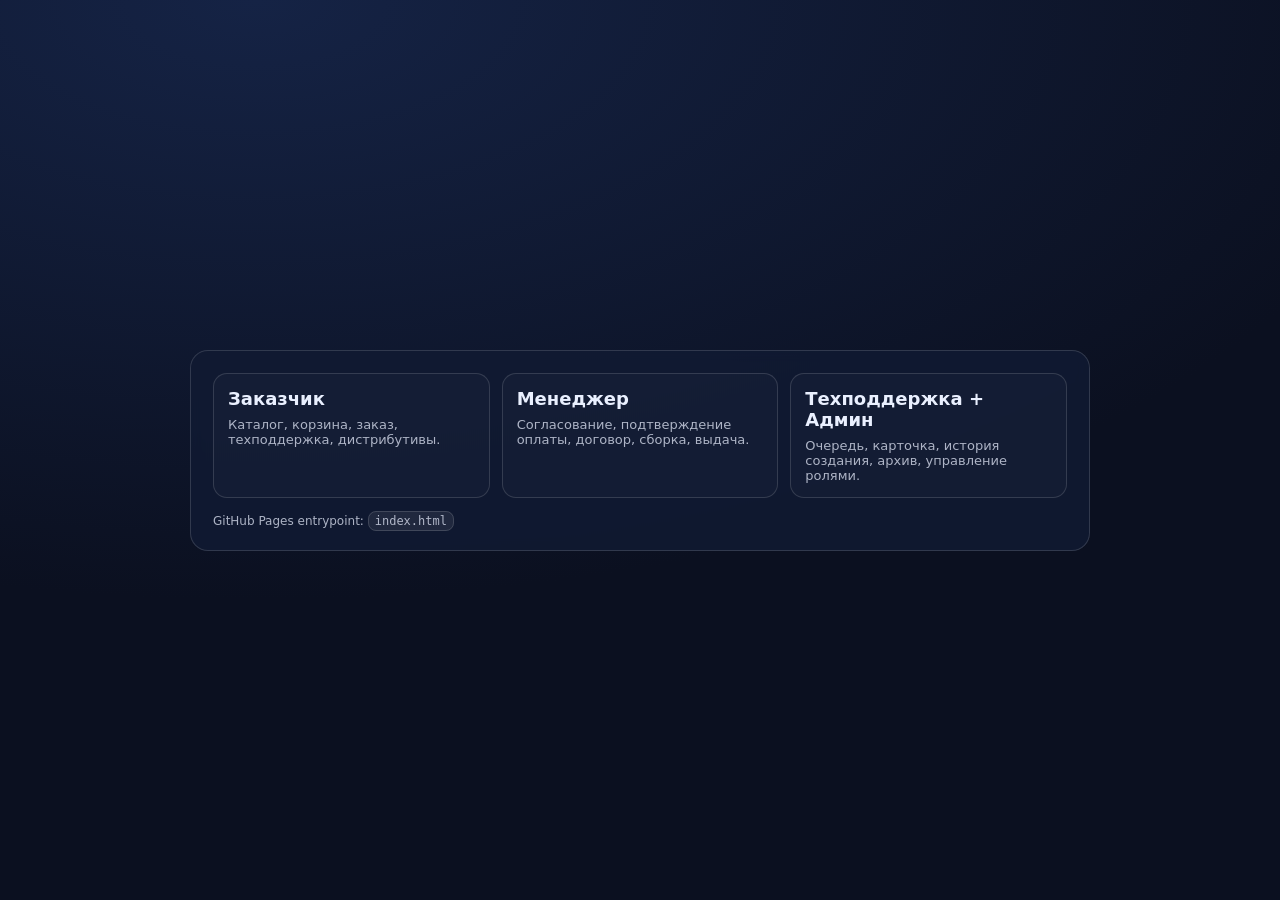
<file: index.html>
<!doctype html>
<html lang="ru">
<head>
  <meta charset="utf-8"/>
  <meta name="viewport" content="width=device-width,initial-scale=1"/>
  <title>Chelmash Prototype</title>
  <style>
    :root{
      --bg:#0b1020;
      --panel:#111a33;
      --stroke:rgba(255,255,255,0.14);
      --text:#eaf0ff;
      --muted:rgba(234,240,255,0.72);
      --brand:#0ea5a4;
    }
    *{ box-sizing:border-box; }
    body{
      margin:0;
      min-height:100vh;
      font-family:system-ui,-apple-system,Segoe UI,Roboto,Ubuntu,Cantarell,Noto Sans,Arial,sans-serif;
      background:radial-gradient(1200px 600px at 20% 0%, #152345, var(--bg));
      color:var(--text);
      display:grid;
      place-items:center;
      padding:20px;
    }
    .wrap{
      width:min(900px,100%);
      background:rgba(17,26,51,.86);
      border:1px solid var(--stroke);
      border-radius:18px;
      padding:22px;
      backdrop-filter:blur(6px);
    }
    .grid{
      display:grid;
      grid-template-columns:repeat(auto-fit,minmax(220px,1fr));
      gap:12px;
    }
    .card{
      text-decoration:none;
      color:var(--text);
      border:1px solid var(--stroke);
      border-radius:14px;
      padding:14px;
      background:rgba(255,255,255,.02);
      transition:transform .12s ease, border-color .12s ease, background .12s ease;
      display:block;
    }
    .card:hover{
      transform:translateY(-2px);
      border-color:rgba(14,165,164,.55);
      background:rgba(14,165,164,.08);
    }
    .card h2{ margin:0 0 8px; font-size:18px; }
    .small{ color:var(--muted); font-size:13px; }
    .footer{ margin-top:16px; color:var(--muted); font-size:12px; }
    code{
      background:rgba(255,255,255,.07);
      border:1px solid var(--stroke);
      border-radius:8px;
      padding:2px 6px;
    }
  </style>
</head>
<body>
  <main class="wrap">
    <section class="grid">
      <a class="card" href="./figma-html/customer.inline.html">
        <h2>Заказчик</h2>
        <div class="small">Каталог, корзина, заказ, техподдержка, дистрибутивы.</div>
      </a>
      <a class="card" href="./figma-html/manager.inline.html">
        <h2>Менеджер</h2>
        <div class="small">Согласование, подтверждение оплаты, договор, сборка, выдача.</div>
      </a>
      <a class="card" href="./figma-html/support-admin.inline.html">
        <h2>Техподдержка + Админ</h2>
        <div class="small">Очередь, карточка, история создания, архив, управление ролями.</div>
      </a>
    </section>

    <div class="footer">GitHub Pages entrypoint: <code>index.html</code></div>
  </main>
</body>
</html>
</file>
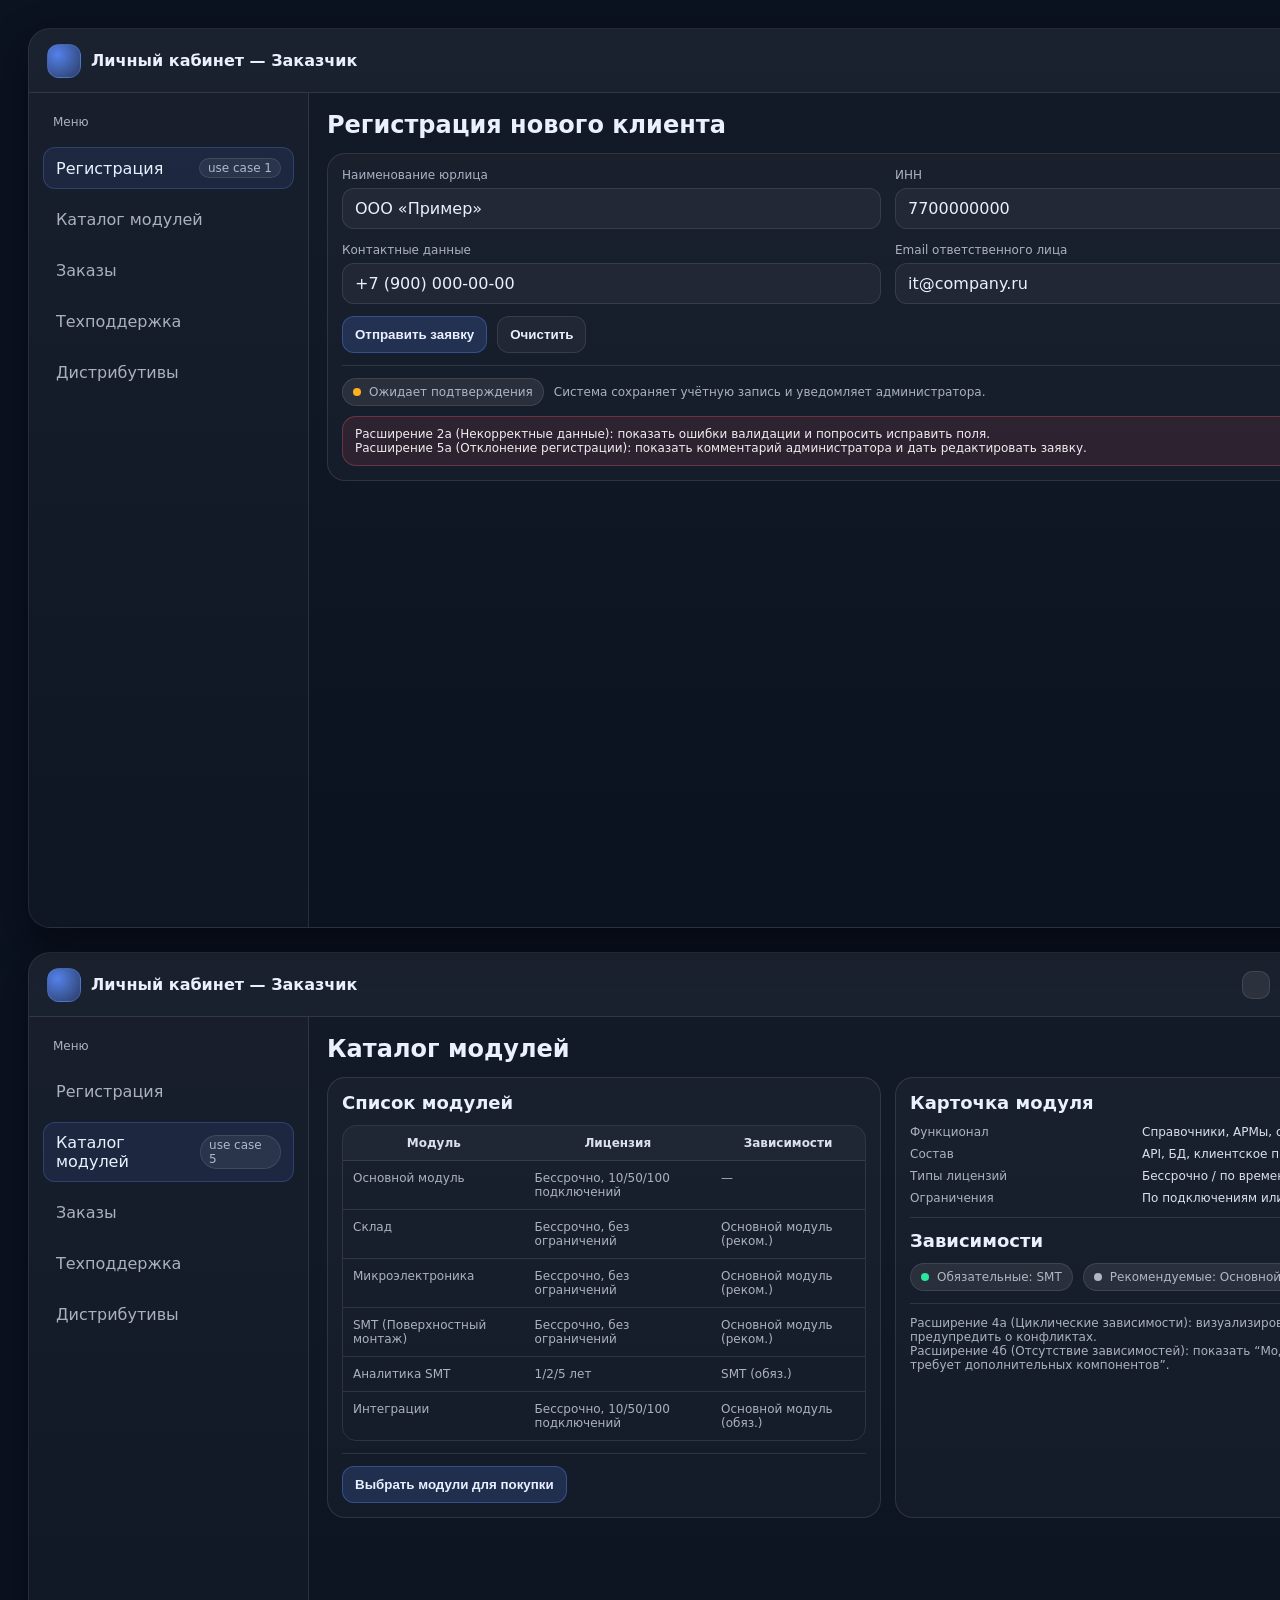
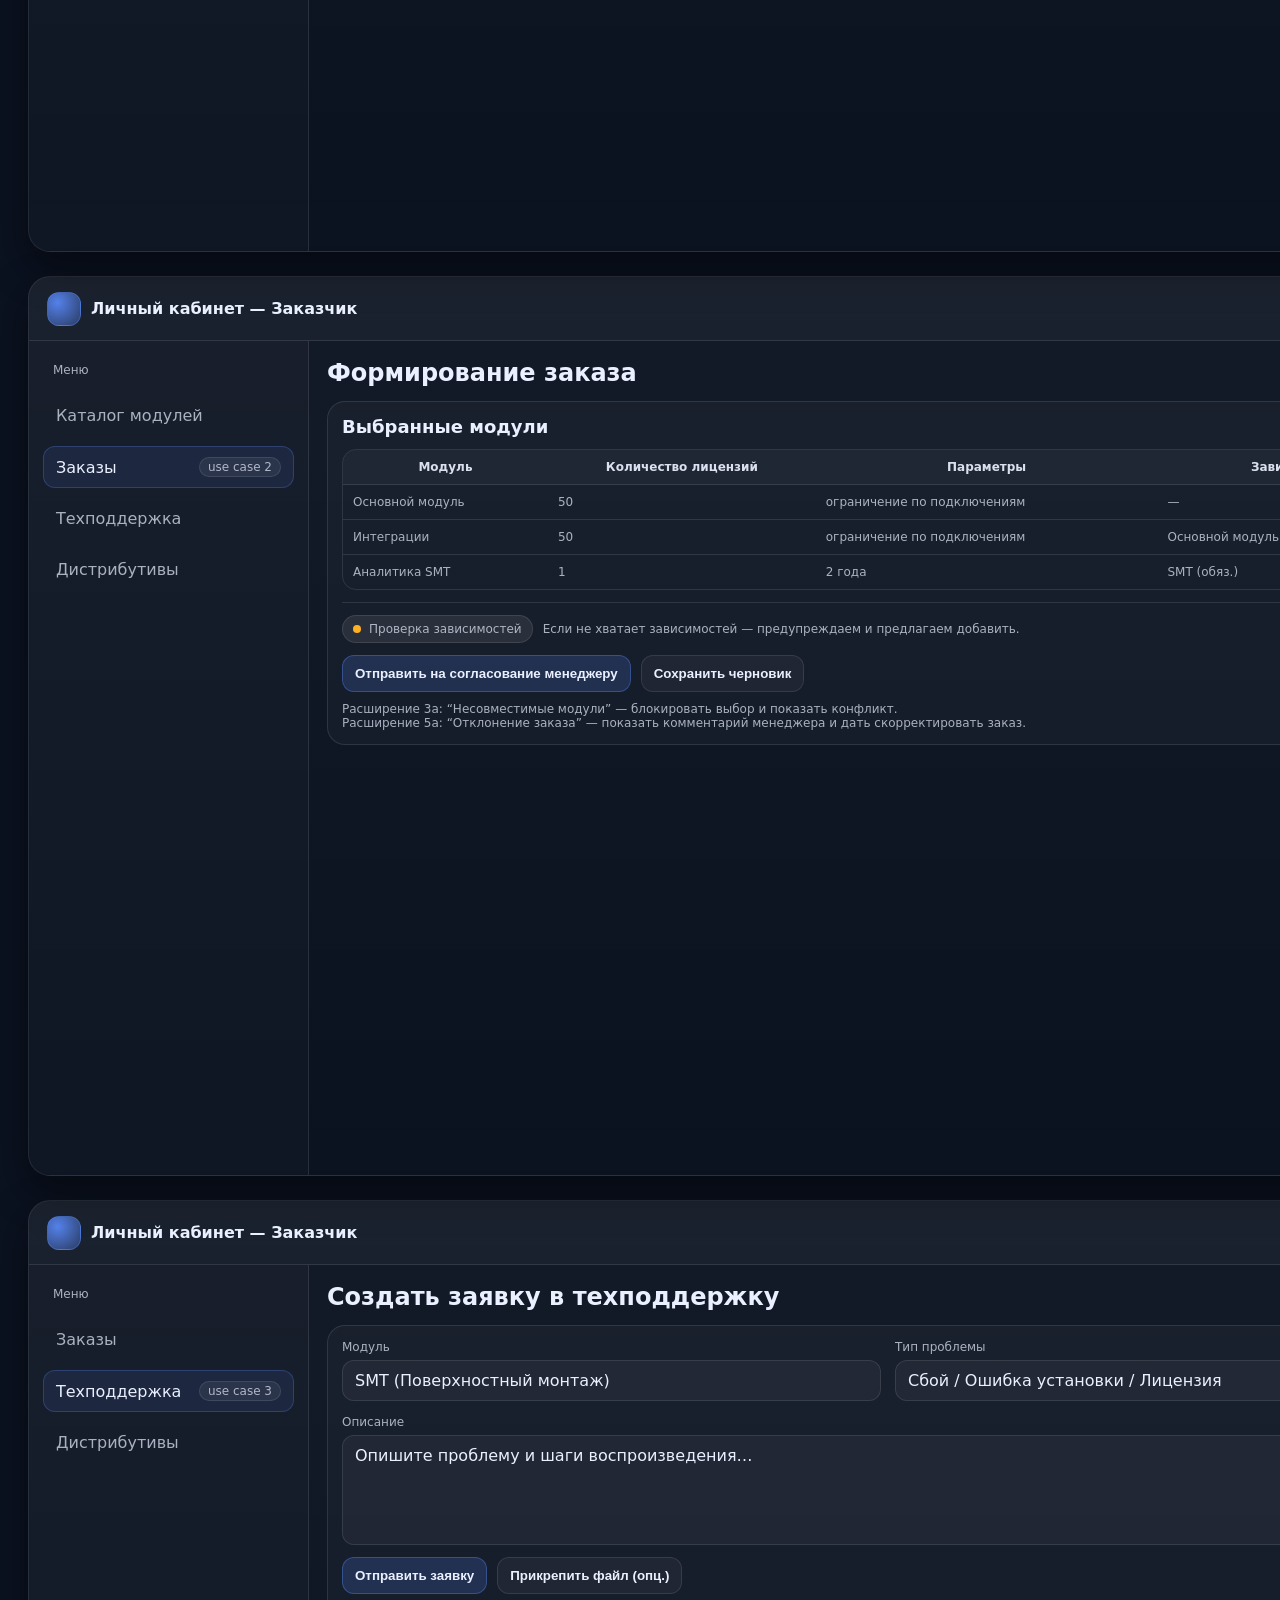
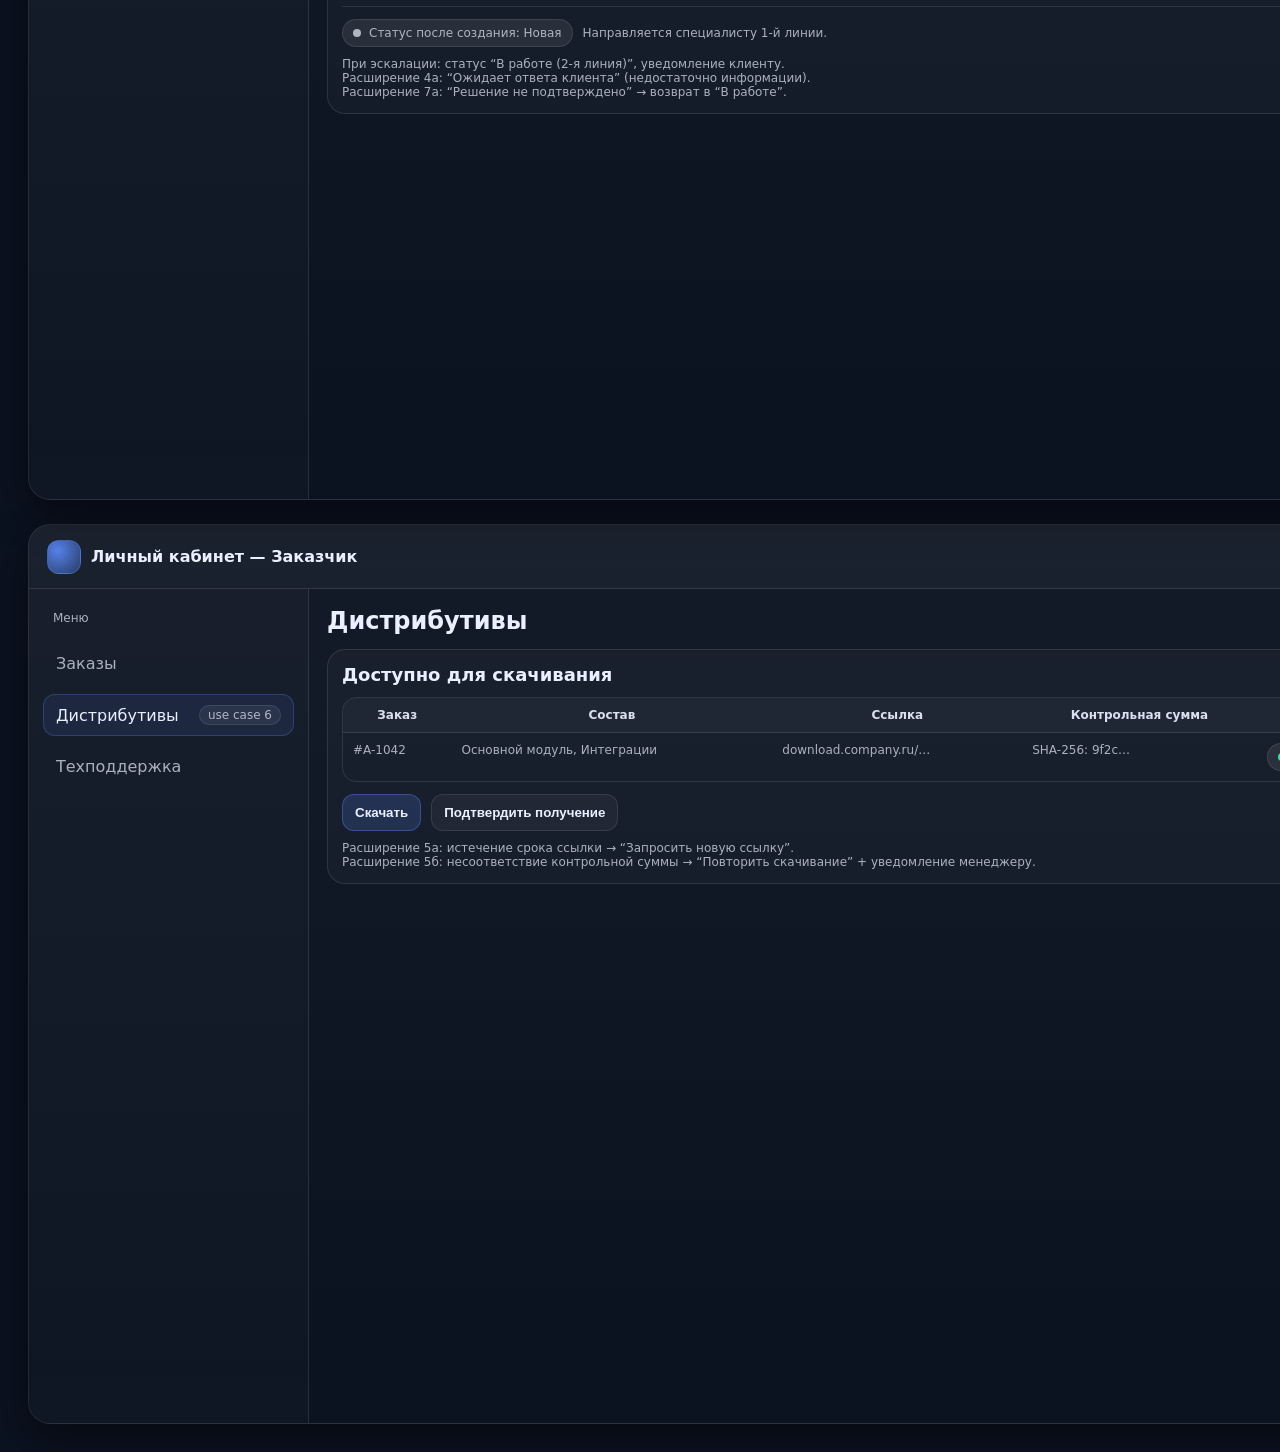
<file: figma-html/customer.html>
<!doctype html>
<html lang="ru">
<head>
  <meta charset="utf-8"/>
  <meta name="viewport" content="width=device-width,initial-scale=1"/>
  <title>1) Заказчик</title>
  <link rel="stylesheet" href="./ui.css"/>
</head>
<body>
  <div class="page">

    <!-- 01 Регистрация (use case 1) -->
    <section class="artboard" data-figma-frame="01 Регистрация (форма)">
      <div class="shell">
        <div class="topbar">
          <div class="brand"><div class="logo"></div> Личный кабинет — Заказчик</div>
          <div class="user"><div class="avatar"></div> Гость / Клиент</div>
        </div>

        <aside class="sidenav">
          <div class="navtitle">Меню</div>
          <div class="navitem active">Регистрация <span class="badge">use case 1</span></div>
          <div class="navitem">Каталог модулей</div>
          <div class="navitem">Заказы</div>
          <div class="navitem">Техподдержка</div>
          <div class="navitem">Дистрибутивы</div>
        </aside>

        <main class="content">
          <h1 class="h1">Регистрация нового клиента</h1>

          <div class="card">
            <div class="grid2">
              <div class="field">
                <div class="label">Наименование юрлица</div>
                <div class="input">ООО «Пример»</div>
              </div>
              <div class="field">
                <div class="label">ИНН</div>
                <div class="input">7700000000</div>
              </div>
              <div class="field">
                <div class="label">Контактные данные</div>
                <div class="input">+7 (900) 000‑00‑00</div>
              </div>
              <div class="field">
                <div class="label">Email ответственного лица</div>
                <div class="input">it@company.ru</div>
              </div>
            </div>

            <div class="btnrow">
              <button class="btn primary">Отправить заявку</button>
              <button class="btn">Очистить</button>
            </div>

            <div class="hr"></div>

            <div class="row">
              <span class="chip"><span class="dot warn"></span> Ожидает подтверждения</span>
              <span class="small">Система сохраняет учётную запись и уведомляет администратора.</span>
            </div>

            <div style="margin-top:10px" class="alert">
              Расширение 2а (Некорректные данные): показать ошибки валидации и попросить исправить поля.
              <br/>Расширение 5а (Отклонение регистрации): показать комментарий администратора и дать редактировать заявку.
            </div>
          </div>
        </main>
      </div>
    </section>

    <!-- 02 Каталог модулей (use case 5 + часть use case 2) -->
    <section class="artboard" data-figma-frame="02 Каталог модулей">
      <div class="shell">
        <div class="topbar">
          <div class="brand"><div class="logo"></div> Личный кабинет — Заказчик</div>
          <div class="user"><div class="avatar"></div> Клиент • статус: <span style="color:#EAF0FF">Активен</span></div>
        </div>

        <aside class="sidenav">
          <div class="navtitle">Меню</div>
          <div class="navitem">Регистрация</div>
          <div class="navitem active">Каталог модулей <span class="badge">use case 5</span></div>
          <div class="navitem">Заказы</div>
          <div class="navitem">Техподдержка</div>
          <div class="navitem">Дистрибутивы</div>
        </aside>

        <main class="content">
          <h1 class="h1">Каталог модулей</h1>

          <div class="grid2">
            <div class="card">
              <h2 class="h2">Список модулей</h2>
              <table class="table">
                <thead>
                  <tr><th>Модуль</th><th>Лицензия</th><th>Зависимости</th></tr>
                </thead>
                <tbody>
                  <tr><td>Основной модуль</td><td>Бессрочно, 10/50/100 подключений</td><td>—</td></tr>
                  <tr><td>Склад</td><td>Бессрочно, без ограничений</td><td>Основной модуль (реком.)</td></tr>
                  <tr><td>Микроэлектроника</td><td>Бессрочно, без ограничений</td><td>Основной модуль (реком.)</td></tr>
                  <tr><td>SMT (Поверхностный монтаж)</td><td>Бессрочно, без ограничений</td><td>Основной модуль (реком.)</td></tr>
                  <tr><td>Аналитика SMT</td><td>1/2/5 лет</td><td>SMT (обяз.)</td></tr>
                  <tr><td>Интеграции</td><td>Бессрочно, 10/50/100 подключений</td><td>Основной модуль (обяз.)</td></tr>
                </tbody>
              </table>

              <div class="hr"></div>
              <button class="btn primary">Выбрать модули для покупки</button>
            </div>

            <div class="card">
              <h2 class="h2">Карточка модуля</h2>
              <div class="kv">
                <div class="k">Функционал</div><div class="v">Справочники, АРМы, операции (по модулю)</div>
                <div class="k">Состав</div><div class="v">API, БД, клиентское приложение</div>
                <div class="k">Типы лицензий</div><div class="v">Бессрочно / по времени (для аналитики)</div>
                <div class="k">Ограничения</div><div class="v">По подключениям или по сроку</div>
              </div>

              <div class="hr"></div>
              <h2 class="h2">Зависимости</h2>
              <div class="row">
                <span class="chip"><span class="dot ok"></span> Обязательные: SMT</span>
                <span class="chip"><span class="dot"></span> Рекомендуемые: Основной модуль</span>
              </div>

              <div class="hr"></div>
              <div class="small">
                Расширение 4а (Циклические зависимости): визуализировать граф и предупредить о конфликтах.
                <br/>Расширение 4б (Отсутствие зависимостей): показать “Модуль автономный, не требует дополнительных компонентов”.
              </div>
            </div>
          </div>
        </main>
      </div>
    </section>

    <!-- 03 Заказ: формирование и отправка (use case 2) -->
    <section class="artboard" data-figma-frame="03 Заказ: формирование и отправка">
      <div class="shell">
        <div class="topbar">
          <div class="brand"><div class="logo"></div> Личный кабинет — Заказчик</div>
          <div class="user"><div class="avatar"></div> Клиент</div>
        </div>

        <aside class="sidenav">
          <div class="navtitle">Меню</div>
          <div class="navitem">Каталог модулей</div>
          <div class="navitem active">Заказы <span class="badge">use case 2</span></div>
          <div class="navitem">Техподдержка</div>
          <div class="navitem">Дистрибутивы</div>
        </aside>

        <main class="content">
          <h1 class="h1">Формирование заказа</h1>

          <div class="card">
            <h2 class="h2">Выбранные модули</h2>
            <table class="table">
              <thead>
                <tr><th>Модуль</th><th>Количество лицензий</th><th>Параметры</th><th>Зависимости</th></tr>
              </thead>
              <tbody>
                <tr><td>Основной модуль</td><td>50</td><td>ограничение по подключениям</td><td>—</td></tr>
                <tr><td>Интеграции</td><td>50</td><td>ограничение по подключениям</td><td>Основной модуль (обяз.)</td></tr>
                <tr><td>Аналитика SMT</td><td>1</td><td>2 года</td><td>SMT (обяз.)</td></tr>
              </tbody>
            </table>

            <div class="hr"></div>

            <div class="row">
              <span class="chip"><span class="dot warn"></span> Проверка зависимостей</span>
              <span class="small">Если не хватает зависимостей — предупреждаем и предлагаем добавить.</span>
            </div>

            <div class="btnrow">
              <button class="btn primary">Отправить на согласование менеджеру</button>
              <button class="btn">Сохранить черновик</button>
            </div>

            <div style="margin-top:10px" class="small">
              Расширение 3а: “Несовместимые модули” — блокировать выбор и показать конфликт.
              <br/>Расширение 5а: “Отклонение заказа” — показать комментарий менеджера и дать скорректировать заказ.
            </div>
          </div>
        </main>
      </div>
    </section>

    <!-- 04 Создать заявку (use case 3 — клиент) -->
    <section class="artboard" data-figma-frame="04 Создать заявку в техподдержку">
      <div class="shell">
        <div class="topbar">
          <div class="brand"><div class="logo"></div> Личный кабинет — Заказчик</div>
          <div class="user"><div class="avatar"></div> Клиент</div>
        </div>

        <aside class="sidenav">
          <div class="navtitle">Меню</div>
          <div class="navitem">Заказы</div>
          <div class="navitem active">Техподдержка <span class="badge">use case 3</span></div>
          <div class="navitem">Дистрибутивы</div>
        </aside>

        <main class="content">
          <h1 class="h1">Создать заявку в техподдержку</h1>

          <div class="card">
            <div class="grid2">
              <div class="field">
                <div class="label">Модуль</div>
                <div class="select">SMT (Поверхностный монтаж)</div>
              </div>
              <div class="field">
                <div class="label">Тип проблемы</div>
                <div class="select">Сбой / Ошибка установки / Лицензия</div>
              </div>
              <div class="field" style="grid-column:1/3">
                <div class="label">Описание</div>
                <div class="textarea">Опишите проблему и шаги воспроизведения…</div>
              </div>
            </div>

            <div class="btnrow">
              <button class="btn primary">Отправить заявку</button>
              <button class="btn">Прикрепить файл (опц.)</button>
            </div>

            <div class="hr"></div>

            <div class="row">
              <span class="chip"><span class="dot"></span> Статус после создания: Новая</span>
              <span class="small">Направляется специалисту 1-й линии.</span>
            </div>

            <div class="small" style="margin-top:10px">
              При эскалации: статус “В работе (2-я линия)”, уведомление клиенту.
              <br/>Расширение 4а: “Ожидает ответа клиента” (недостаточно информации).
              <br/>Расширение 7а: “Решение не подтверждено” → возврат в “В работе”.
            </div>
          </div>
        </main>
      </div>
    </section>

    <!-- 05 Дистрибутивы (use case 6 — клиент) -->
    <section class="artboard" data-figma-frame="05 Дистрибутивы: скачивание и подтверждение">
      <div class="shell">
        <div class="topbar">
          <div class="brand"><div class="logo"></div> Личный кабинет — Заказчик</div>
          <div class="user"><div class="avatar"></div> Клиент</div>
        </div>

        <aside class="sidenav">
          <div class="navtitle">Меню</div>
          <div class="navitem">Заказы</div>
          <div class="navitem active">Дистрибутивы <span class="badge">use case 6</span></div>
          <div class="navitem">Техподдержка</div>
        </aside>

        <main class="content">
          <h1 class="h1">Дистрибутивы</h1>

          <div class="card">
            <h2 class="h2">Доступно для скачивания</h2>

            <table class="table">
              <thead>
                <tr><th>Заказ</th><th>Состав</th><th>Ссылка</th><th>Контрольная сумма</th><th>Действия</th></tr>
              </thead>
              <tbody>
                <tr>
                  <td>#A-1042</td>
                  <td>Основной модуль, Интеграции</td>
                  <td>download.company.ru/…</td>
                  <td>SHA-256: 9f2c…</td>
                  <td>
                    <span class="chip"><span class="dot ok"></span> Доступно</span>
                  </td>
                </tr>
              </tbody>
            </table>

            <div class="btnrow">
              <button class="btn primary">Скачать</button>
              <button class="btn">Подтвердить получение</button>
            </div>

            <div class="small" style="margin-top:10px">
              Расширение 5а: истечение срока ссылки → “Запросить новую ссылку”.
              <br/>Расширение 5б: несоответствие контрольной суммы → “Повторить скачивание” + уведомление менеджеру.
            </div>
          </div>
        </main>
      </div>
    </section>

  </div>
</body>
</html>
</file>
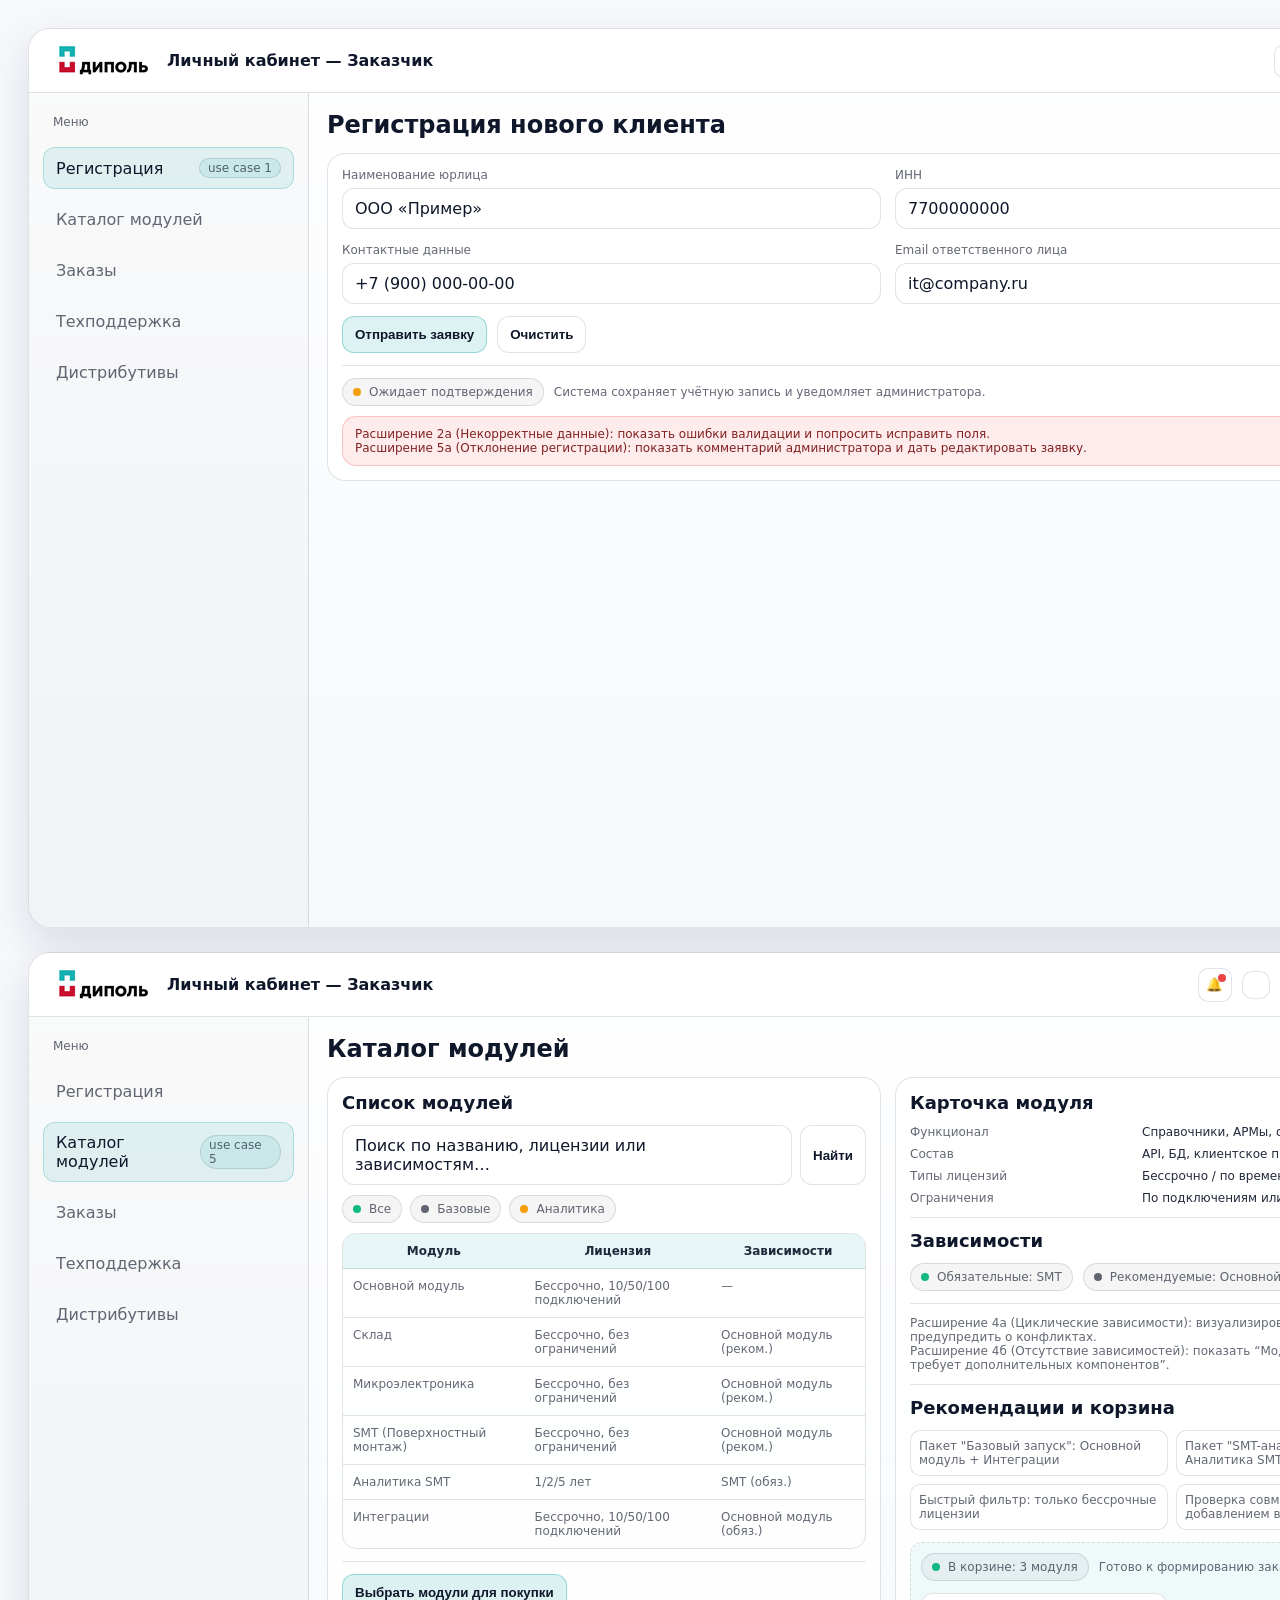
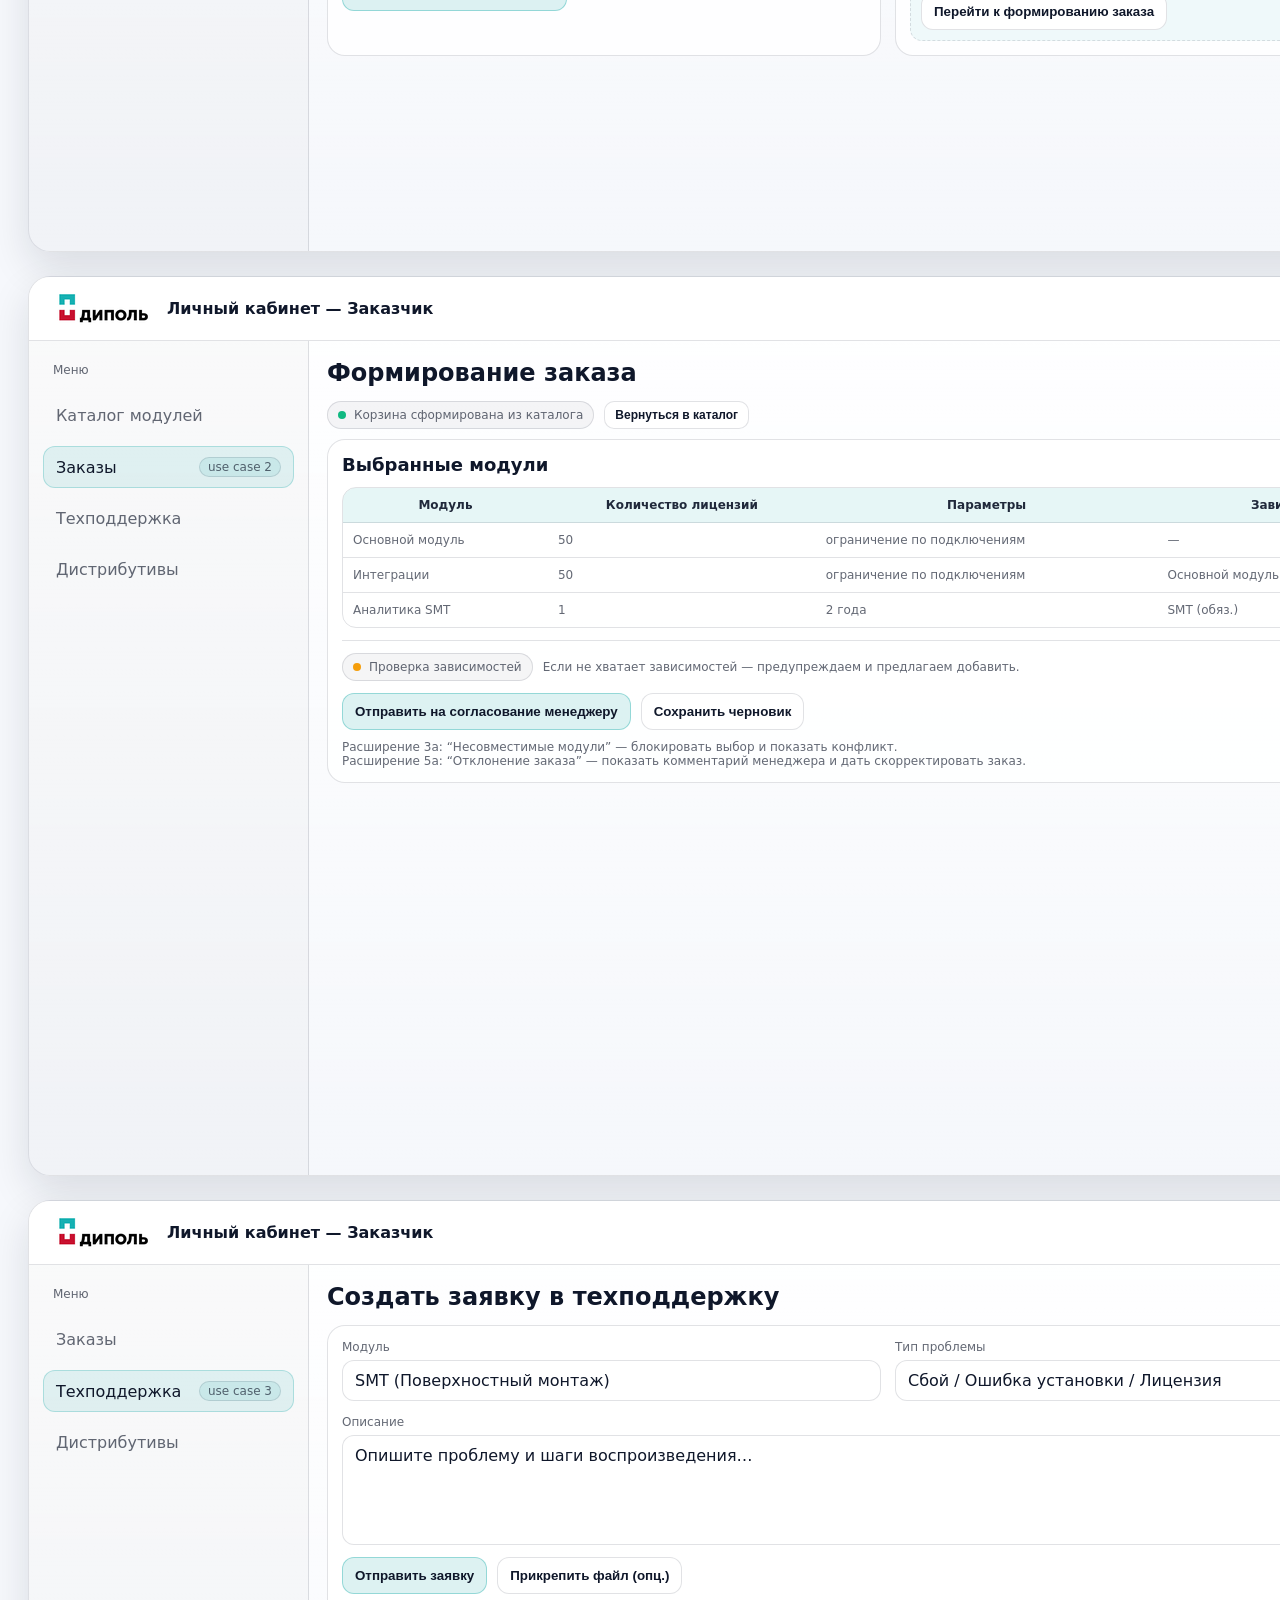
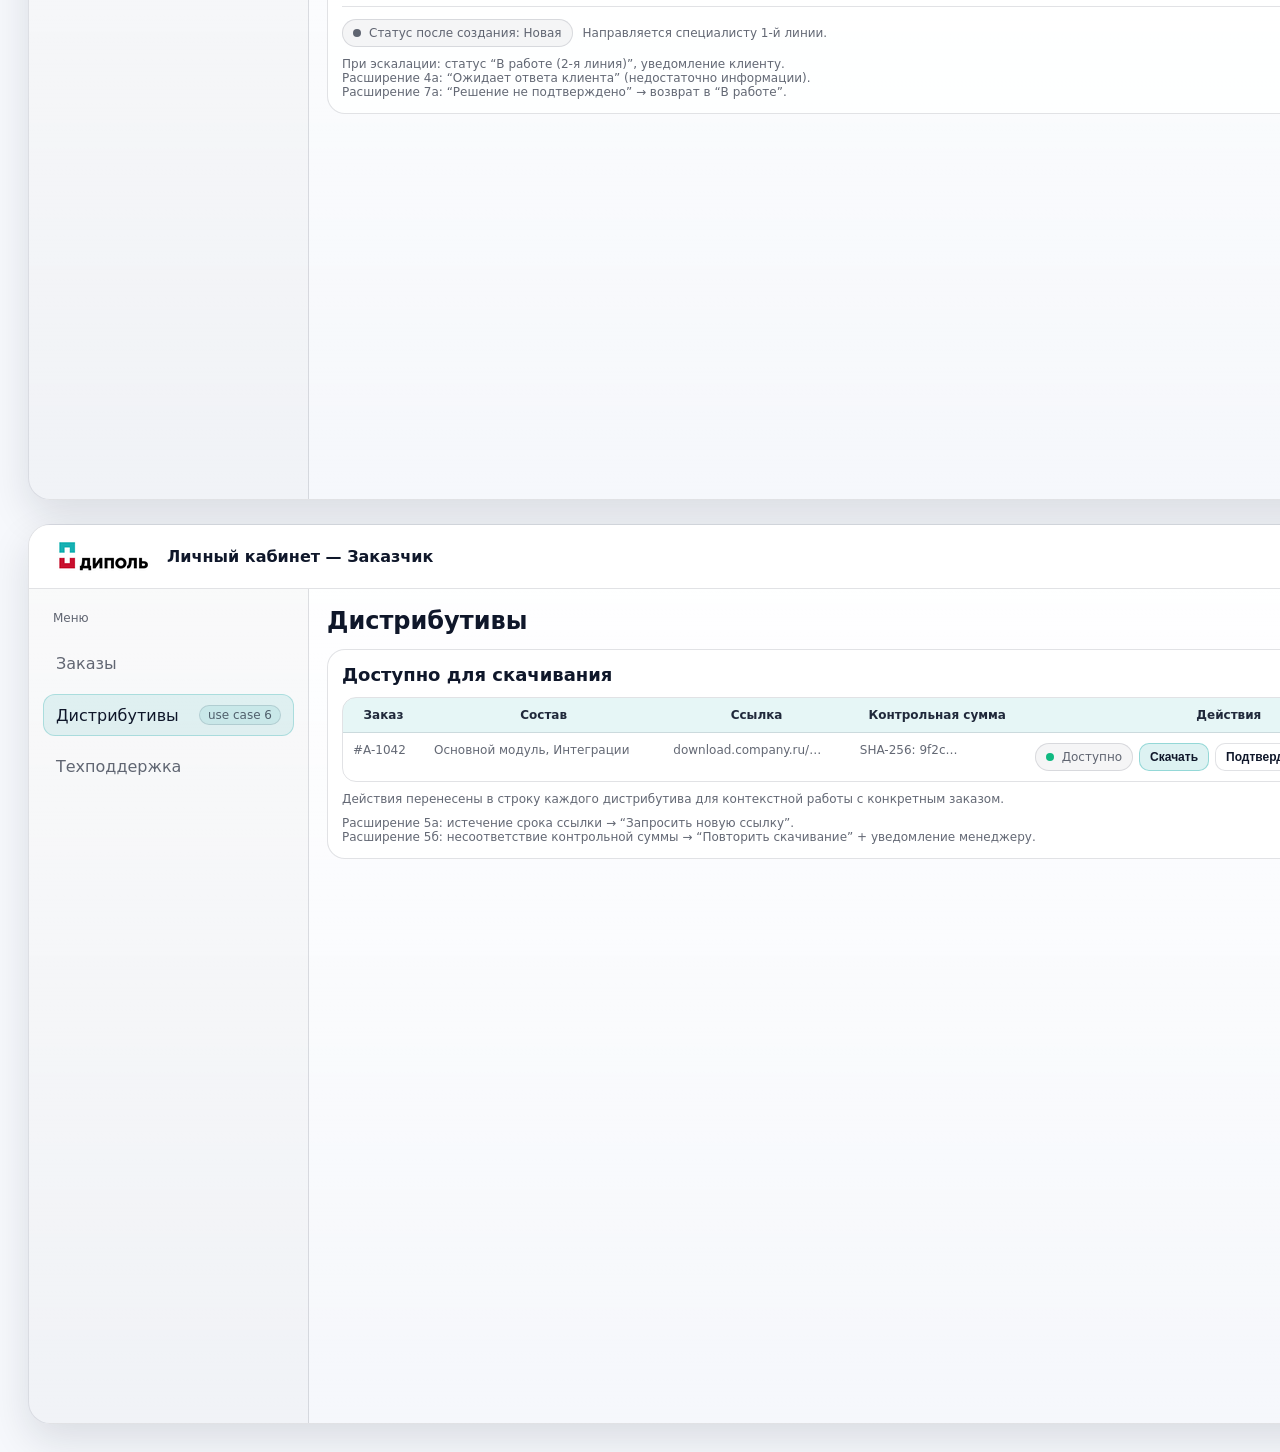
<file: figma-html/customer.inline.html>
<!doctype html>
<html lang="ru">
<head>
  <meta charset="utf-8"/>
  <meta name="viewport" content="width=device-width,initial-scale=1"/>
  <title>1) Заказчик (inline)</title>
  <style>
:root{
  --bg:#F6F8FC;
  --panel:#FFFFFF;
  --panel2:#F2F6FF;
  --stroke:rgba(15,23,42,0.12);
  --text:#0F172A;
  --muted:rgba(15,23,42,0.65);
  --brand:#0EA5A4;
  --danger:#EF4444;
  --warn:#F59E0B;
  --ok:#10B981;
  --chipBg:rgba(15,23,42,0.04);
  --r-sm:10px; --r-md:14px; --r-lg:18px;
  --shadow:0 16px 40px rgba(15,23,42,0.12);
}
*{box-sizing:border-box}
body{
  margin:0; background:var(--bg); color:var(--text);
  font-family:system-ui,-apple-system,Segoe UI,Roboto,Ubuntu,Cantarell,Noto Sans,Arial;
}
.page{ padding:28px; display:grid; gap:24px; }
.artboard{
  width:1440px; height:900px;
  border:1px solid var(--stroke);
  border-radius:22px;
  background:linear-gradient(180deg, rgba(255,255,255,.96), rgba(255,255,255,0));
  box-shadow:var(--shadow);
  overflow:hidden;
}
.shell{
  display:grid;
  grid-template-columns:280px 1fr;
  grid-template-rows:64px 1fr;
  height:100%;
}
.topbar{
  grid-column:1/3;
  display:flex; align-items:center; justify-content:space-between;
  padding:0 18px;
  background:rgba(255,255,255,.86);
  border-bottom:1px solid var(--stroke);
}
.brand{ display:flex; align-items:center; gap:10px; font-weight:750; }
.logo{
  width:110px; height:34px;
  border-radius:0;
  border:none;
  background: url('[data-uri]') center/contain no-repeat;
}
.user{ display:flex; align-items:center; gap:10px; color:var(--muted); font-size:12px; }
.avatar{ width:28px; height:28px; border-radius:10px; background:rgba(255,255,255,.95); border:1px solid var(--stroke); }
.sidenav{
  background:rgba(15,23,42,.02);
  border-right:1px solid var(--stroke);
  padding:14px;
  display:flex; flex-direction:column; gap:10px;
}
.navtitle{ color:var(--muted); font-size:12px; margin:8px 10px; }
.navitem{
  padding:10px 12px;
  border-radius:12px;
  border:1px solid transparent;
  color:var(--muted);
  display:flex; align-items:center; justify-content:space-between;
}
.navitem.active{
  color:var(--text);
  background:rgba(14,165,164,.10);
  border-color:rgba(14,165,164,.25);
}
.badge{
  font-size:12px; padding:2px 8px; border-radius:999px;
  background:rgba(14,165,164,.10);
  border:1px solid var(--stroke);
  color:var(--muted);
}
.content{ padding:18px; overflow:auto; }
.h1{ font-size:24px; font-weight:800; margin:0 0 14px 0; }
.h2{ font-size:18px; font-weight:750; margin:0 0 12px 0; }
.grid2{ display:grid; grid-template-columns:1fr 1fr; gap:14px; }
.card{
  background:rgba(255,255,255,.82);
  border:1px solid var(--stroke);
  border-radius:var(--r-lg);
  padding:14px;
}
.row{ display:flex; gap:10px; align-items:center; flex-wrap:wrap; }
.field{ display:flex; flex-direction:column; gap:6px; }
.label{ font-size:12px; color:var(--muted); }
.input, .select, .textarea{
  background:rgba(255,255,255,.95);
  border:1px solid var(--stroke);
  border-radius:12px;
  padding:10px 12px;
  color:var(--text);
  outline:none;
}
.textarea{ min-height:110px; resize:none; }
.btnrow{ display:flex; gap:10px; margin-top:12px; flex-wrap:wrap; }
.btn{
  padding:10px 12px; border-radius:12px;
  border:1px solid var(--stroke);
  background:rgba(255,255,255,.95);
  color:var(--text);
  font-weight:650;
}
.btn.primary{
  border-color:rgba(14,165,164,.35);
  background:rgba(14,165,164,.14);
}
.chip{
  display:inline-flex; align-items:center; gap:8px;
  padding:6px 10px; border-radius:999px;
  background:var(--chipBg);
  border:1px solid var(--stroke);
  color:var(--muted);
  font-size:12px;
}
.dot{ width:8px; height:8px; border-radius:999px; background:var(--muted); }
.dot.ok{ background:var(--ok); }
.dot.warn{ background:var(--warn); }
.dot.bad{ background:var(--danger); }
.alert{
  border-radius:14px;
  padding:10px 12px;
  border:1px solid rgba(239,68,68,.25);
  background:rgba(239,68,68,.10);
  color:rgba(127,29,29,.98);
  font-size:12px;
}
.table{
  width:100%;
  border-collapse:separate;
  border-spacing:0;
  overflow:hidden;
  border-radius:14px;
  border:1px solid var(--stroke);
}
.table th, .table td{
  padding:10px 10px;
  border-bottom:1px solid var(--stroke);
  font-size:12px;
  color:var(--muted);
  vertical-align:top;
}
.table th{
  color:rgba(15,23,42,.92);
  background:rgba(14,165,164,.10);
  font-weight:750;
}
.table tr:last-child td{ border-bottom:none; }
.kv{ display:grid; grid-template-columns:220px 1fr; gap:8px 12px; }
.k{ color:var(--muted); font-size:12px; }
.v{ color:rgba(15,23,42,.92); font-size:12px; }
.small{ font-size:12px; color:var(--muted); }
.hr{ height:1px; background:var(--stroke); margin:12px 0; }
  
.top-actions{ display:flex; align-items:center; gap:10px; }
.iconbtn{
  width:34px; height:34px; border-radius:10px; border:1px solid var(--stroke);
  background:rgba(255,255,255,.95); display:inline-flex; align-items:center; justify-content:center;
  cursor:pointer; position:relative;
}
.iconbtn .notif-dot{ position:absolute; top:5px; right:5px; width:8px; height:8px; border-radius:999px; background:var(--danger); }
.notif-menu{
  position:absolute; right:18px; top:56px; width:320px; max-height:260px; overflow:auto;
  background:#fff; border:1px solid var(--stroke); border-radius:12px; box-shadow:var(--shadow);
  padding:10px; display:none; z-index:30;
}
.notif-menu.open{ display:block; }
.notif-item{ padding:8px; border-radius:10px; border:1px solid var(--stroke); margin-bottom:8px; font-size:12px; color:var(--muted); }
.notif-item:last-child{ margin-bottom:0; }
.searchbar{ display:flex; gap:8px; margin-bottom:10px; }
.searchbar .input{ flex:1; }
.filter-tags{ display:flex; gap:8px; flex-wrap:wrap; margin:0 0 10px 0; }
.module-row.hidden{ display:none; }
.cart-summary{ margin-top:12px; padding:10px; border:1px dashed var(--stroke); border-radius:12px; background:rgba(14,165,164,.06); }
.quick-links{ display:grid; grid-template-columns:1fr 1fr; gap:8px; margin-top:10px; }
.quick-link{ font-size:12px; padding:8px; border:1px solid var(--stroke); border-radius:10px; color:var(--muted); background:#fff; }
.btn.sm{ padding:6px 10px; border-radius:10px; font-size:12px; }
.action-cell{ display:flex; gap:6px; flex-wrap:wrap; align-items:center; }
.modal-overlay{
  position:fixed; inset:0; background:rgba(15,23,42,.35); display:none; align-items:center; justify-content:center; z-index:60;
}
.modal-overlay.open{ display:flex; }
.modal{ width:460px; max-width:92vw; background:#fff; border:1px solid var(--stroke); border-radius:14px; padding:14px; }
.modal h3{ margin:0 0 8px 0; font-size:18px; }
.toast-wrap{ position:fixed; right:18px; bottom:18px; z-index:70; display:grid; gap:8px; }
.toast{ background:#0f172a; color:#fff; border-radius:10px; padding:10px 12px; font-size:12px; opacity:.96; }
.clickable{ cursor:pointer; }

  </style>
</head>
<body>
  <div class="page">

    <!-- 01 Регистрация (use case 1) -->
    <section class="artboard" data-figma-frame="01 Регистрация (форма)">
      <div class="shell">
        <div class="topbar">
          <div class="brand"><div class="logo"></div> Личный кабинет — Заказчик</div>
          <div class="top-actions"><button class="iconbtn" data-action="toggle-notif" title="Уведомления">🔔<span class="notif-dot"></span></button><div class="user"><div class="avatar"></div> Гость / Клиент</div></div>
        </div>

        <aside class="sidenav">
          <div class="navtitle">Меню</div>
          <div class="navitem active">Регистрация <span class="badge">use case 1</span></div>
          <div class="navitem clickable" data-go-frame="02 Каталог модулей">Каталог модулей</div>
          <div class="navitem clickable" data-go-frame="03 Заказ: формирование и отправка">Заказы</div>
          <div class="navitem clickable" data-go-frame="04 Создать заявку в техподдержку">Техподдержка</div>
          <div class="navitem clickable" data-go-frame="05 Дистрибутивы: скачивание и подтверждение">Дистрибутивы</div>
        </aside>

        <main class="content">
          <h1 class="h1">Регистрация нового клиента</h1>

          <div class="card">
            <div class="grid2">
              <div class="field">
                <div class="label">Наименование юрлица</div>
                <div class="input">ООО «Пример»</div>
              </div>
              <div class="field">
                <div class="label">ИНН</div>
                <div class="input">7700000000</div>
              </div>
              <div class="field">
                <div class="label">Контактные данные</div>
                <div class="input">+7 (900) 000‑00‑00</div>
              </div>
              <div class="field">
                <div class="label">Email ответственного лица</div>
                <div class="input">it@company.ru</div>
              </div>
            </div>

            <div class="btnrow">
              <button class="btn primary" data-open-modal="registrationSubmitModal">Отправить заявку</button>
              <button class="btn">Очистить</button>
            </div>

            <div class="hr"></div>

            <div class="row">
              <span class="chip"><span class="dot warn"></span> Ожидает подтверждения</span>
              <span class="small">Система сохраняет учётную запись и уведомляет администратора.</span>
            </div>

            <div style="margin-top:10px" class="alert">
              Расширение 2а (Некорректные данные): показать ошибки валидации и попросить исправить поля.
              <br/>Расширение 5а (Отклонение регистрации): показать комментарий администратора и дать редактировать заявку.
            </div>
          </div>
        </main>
      </div>
    </section>

    <!-- 02 Каталог модулей (use case 5 + часть use case 2) -->
    <section class="artboard" data-figma-frame="02 Каталог модулей">
      <div class="shell">
        <div class="topbar">
          <div class="brand"><div class="logo"></div> Личный кабинет — Заказчик</div>
          <div class="top-actions"><button class="iconbtn" data-action="toggle-notif" title="Уведомления">🔔<span class="notif-dot"></span></button><div class="user"><div class="avatar"></div> Клиент • статус: <span style="color:#EAF0FF">Активен</span></div></div>
        </div>

        <aside class="sidenav">
          <div class="navtitle">Меню</div>
          <div class="navitem clickable" data-go-frame="01 Регистрация (форма)">Регистрация</div>
          <div class="navitem active clickable" data-go-frame="02 Каталог модулей">Каталог модулей <span class="badge">use case 5</span></div>
          <div class="navitem clickable" data-go-frame="03 Заказ: формирование и отправка">Заказы</div>
          <div class="navitem clickable" data-go-frame="04 Создать заявку в техподдержку">Техподдержка</div>
          <div class="navitem clickable" data-go-frame="05 Дистрибутивы: скачивание и подтверждение">Дистрибутивы</div>
        </aside>

        <main class="content">
          <h1 class="h1">Каталог модулей</h1>

          <div class="grid2">
            <div class="card">
              <h2 class="h2">Список модулей</h2>
              <div class="searchbar">
                <div class="input" contenteditable="true" data-search-input="modules" role="searchbox">Поиск по названию, лицензии или зависимостям…</div>
                <button class="btn" data-action="search-modules">Найти</button>
              </div>
              <div class="filter-tags">
                <span class="chip clickable" data-filter="all"><span class="dot ok"></span> Все</span>
                <span class="chip clickable" data-filter="core"><span class="dot"></span> Базовые</span>
                <span class="chip clickable" data-filter="analytics"><span class="dot warn"></span> Аналитика</span>
              </div>
              <table class="table" data-modules-table>
                <thead>
                  <tr><th>Модуль</th><th>Лицензия</th><th>Зависимости</th></tr>
                </thead>
                <tbody>
                  <tr class="module-row" data-group="core"><td>Основной модуль</td><td>Бессрочно, 10/50/100 подключений</td><td>—</td></tr>
                  <tr class="module-row" data-group="core"><td>Склад</td><td>Бессрочно, без ограничений</td><td>Основной модуль (реком.)</td></tr>
                  <tr class="module-row" data-group="core"><td>Микроэлектроника</td><td>Бессрочно, без ограничений</td><td>Основной модуль (реком.)</td></tr>
                  <tr class="module-row" data-group="core"><td>SMT (Поверхностный монтаж)</td><td>Бессрочно, без ограничений</td><td>Основной модуль (реком.)</td></tr>
                  <tr class="module-row" data-group="analytics"><td>Аналитика SMT</td><td>1/2/5 лет</td><td>SMT (обяз.)</td></tr>
                  <tr class="module-row" data-group="core"><td>Интеграции</td><td>Бессрочно, 10/50/100 подключений</td><td>Основной модуль (обяз.)</td></tr>
                </tbody>
              </table>

              <div class="hr"></div>
              <button class="btn primary" data-open-modal="cartModal" data-go-frame="03 Заказ: формирование и отправка">Выбрать модули для покупки</button>
            </div>

            <div class="card">
              <h2 class="h2">Карточка модуля</h2>
              <div class="kv">
                <div class="k">Функционал</div><div class="v">Справочники, АРМы, операции (по модулю)</div>
                <div class="k">Состав</div><div class="v">API, БД, клиентское приложение</div>
                <div class="k">Типы лицензий</div><div class="v">Бессрочно / по времени (для аналитики)</div>
                <div class="k">Ограничения</div><div class="v">По подключениям или по сроку</div>
              </div>

              <div class="hr"></div>
              <h2 class="h2">Зависимости</h2>
              <div class="row">
                <span class="chip"><span class="dot ok"></span> Обязательные: SMT</span>
                <span class="chip"><span class="dot"></span> Рекомендуемые: Основной модуль</span>
              </div>

              <div class="hr"></div>
              <div class="small">
                Расширение 4а (Циклические зависимости): визуализировать граф и предупредить о конфликтах.
                <br/>Расширение 4б (Отсутствие зависимостей): показать “Модуль автономный, не требует дополнительных компонентов”.
              </div>

              <div class="hr"></div>
              <h2 class="h2">Рекомендации и корзина</h2>
              <div class="quick-links">
                <div class="quick-link">Пакет "Базовый запуск": Основной модуль + Интеграции</div>
                <div class="quick-link">Пакет "SMT-аналитика": SMT + Аналитика SMT</div>
                <div class="quick-link">Быстрый фильтр: только бессрочные лицензии</div>
                <div class="quick-link">Проверка совместимости перед добавлением в корзину</div>
              </div>
              <div class="cart-summary">
                <div class="row"><span class="chip"><span class="dot ok"></span> В корзине: 3 модуля</span><span class="small">Готово к формированию заказа</span></div>
                <div class="btnrow"><button class="btn" data-go-frame="03 Заказ: формирование и отправка">Перейти к формированию заказа</button></div>
              </div>
            </div>
          </div>
        </main>
      </div>
    </section>

    <!-- 03 Заказ: формирование и отправка (use case 2) -->
    <section class="artboard" data-figma-frame="03 Заказ: формирование и отправка">
      <div class="shell">
        <div class="topbar">
          <div class="brand"><div class="logo"></div> Личный кабинет — Заказчик</div>
          <div class="top-actions"><button class="iconbtn" data-action="toggle-notif" title="Уведомления">🔔<span class="notif-dot"></span></button><div class="user"><div class="avatar"></div> Клиент</div></div>
        </div>

        <aside class="sidenav">
          <div class="navtitle">Меню</div>
          <div class="navitem clickable" data-go-frame="02 Каталог модулей">Каталог модулей</div>
          <div class="navitem active clickable" data-go-frame="03 Заказ: формирование и отправка">Заказы <span class="badge">use case 2</span></div>
          <div class="navitem clickable" data-go-frame="04 Создать заявку в техподдержку">Техподдержка</div>
          <div class="navitem clickable" data-go-frame="05 Дистрибутивы: скачивание и подтверждение">Дистрибутивы</div>
        </aside>

        <main class="content">
          <h1 class="h1">Формирование заказа</h1>
          <div class="row" style="margin-bottom:10px">
            <span class="chip"><span class="dot ok"></span> Корзина сформирована из каталога</span>
            <button class="btn sm" data-go-frame="02 Каталог модулей">Вернуться в каталог</button>
          </div>

          <div class="card">
            <h2 class="h2">Выбранные модули</h2>
            <table class="table">
              <thead>
                <tr><th>Модуль</th><th>Количество лицензий</th><th>Параметры</th><th>Зависимости</th></tr>
              </thead>
              <tbody>
                <tr class="module-row" data-group="core"><td>Основной модуль</td><td>50</td><td>ограничение по подключениям</td><td>—</td></tr>
                <tr class="module-row" data-group="core"><td>Интеграции</td><td>50</td><td>ограничение по подключениям</td><td>Основной модуль (обяз.)</td></tr>
                <tr class="module-row" data-group="analytics"><td>Аналитика SMT</td><td>1</td><td>2 года</td><td>SMT (обяз.)</td></tr>
              </tbody>
            </table>

            <div class="hr"></div>

            <div class="row">
              <span class="chip"><span class="dot warn"></span> Проверка зависимостей</span>
              <span class="small">Если не хватает зависимостей — предупреждаем и предлагаем добавить.</span>
            </div>

            <div class="btnrow">
              <button class="btn primary" data-open-modal="submitOrderModal">Отправить на согласование менеджеру</button>
              <button class="btn">Сохранить черновик</button>
            </div>

            <div style="margin-top:10px" class="small">
              Расширение 3а: “Несовместимые модули” — блокировать выбор и показать конфликт.
              <br/>Расширение 5а: “Отклонение заказа” — показать комментарий менеджера и дать скорректировать заказ.
            </div>
          </div>
        </main>
      </div>
    </section>

    <!-- 04 Создать заявку (use case 3 — клиент) -->
    <section class="artboard" data-figma-frame="04 Создать заявку в техподдержку">
      <div class="shell">
        <div class="topbar">
          <div class="brand"><div class="logo"></div> Личный кабинет — Заказчик</div>
          <div class="top-actions"><button class="iconbtn" data-action="toggle-notif" title="Уведомления">🔔<span class="notif-dot"></span></button><div class="user"><div class="avatar"></div> Клиент</div></div>
        </div>

        <aside class="sidenav">
          <div class="navtitle">Меню</div>
          <div class="navitem clickable" data-go-frame="03 Заказ: формирование и отправка">Заказы</div>
          <div class="navitem active clickable" data-go-frame="04 Создать заявку в техподдержку">Техподдержка <span class="badge">use case 3</span></div>
          <div class="navitem clickable" data-go-frame="05 Дистрибутивы: скачивание и подтверждение">Дистрибутивы</div>
        </aside>

        <main class="content">
          <h1 class="h1">Создать заявку в техподдержку</h1>

          <div class="card">
            <div class="grid2">
              <div class="field">
                <div class="label">Модуль</div>
                <div class="select">SMT (Поверхностный монтаж)</div>
              </div>
              <div class="field">
                <div class="label">Тип проблемы</div>
                <div class="select">Сбой / Ошибка установки / Лицензия</div>
              </div>
              <div class="field" style="grid-column:1/3">
                <div class="label">Описание</div>
                <div class="textarea">Опишите проблему и шаги воспроизведения…</div>
              </div>
            </div>

            <div class="btnrow">
              <button class="btn primary" data-open-modal="supportCreateModal">Отправить заявку</button>
              <button class="btn">Прикрепить файл (опц.)</button>
            </div>

            <div class="hr"></div>

            <div class="row">
              <span class="chip"><span class="dot"></span> Статус после создания: Новая</span>
              <span class="small">Направляется специалисту 1-й линии.</span>
            </div>

            <div class="small" style="margin-top:10px">
              При эскалации: статус “В работе (2-я линия)”, уведомление клиенту.
              <br/>Расширение 4а: “Ожидает ответа клиента” (недостаточно информации).
              <br/>Расширение 7а: “Решение не подтверждено” → возврат в “В работе”.
            </div>
          </div>
        </main>
      </div>
    </section>

    <!-- 05 Дистрибутивы (use case 6 — клиент) -->
    <section class="artboard" data-figma-frame="05 Дистрибутивы: скачивание и подтверждение">
      <div class="shell">
        <div class="topbar">
          <div class="brand"><div class="logo"></div> Личный кабинет — Заказчик</div>
          <div class="top-actions"><button class="iconbtn" data-action="toggle-notif" title="Уведомления">🔔<span class="notif-dot"></span></button><div class="user"><div class="avatar"></div> Клиент</div></div>
        </div>

        <aside class="sidenav">
          <div class="navtitle">Меню</div>
          <div class="navitem clickable" data-go-frame="03 Заказ: формирование и отправка">Заказы</div>
          <div class="navitem active clickable" data-go-frame="05 Дистрибутивы: скачивание и подтверждение">Дистрибутивы <span class="badge">use case 6</span></div>
          <div class="navitem clickable" data-go-frame="04 Создать заявку в техподдержку">Техподдержка</div>
        </aside>

        <main class="content">
          <h1 class="h1">Дистрибутивы</h1>

          <div class="card">
            <h2 class="h2">Доступно для скачивания</h2>

            <table class="table">
              <thead>
                <tr><th>Заказ</th><th>Состав</th><th>Ссылка</th><th>Контрольная сумма</th><th>Действия</th></tr>
              </thead>
              <tbody>
                <tr>
                  <td>#A-1042</td>
                  <td>Основной модуль, Интеграции</td>
                  <td>download.company.ru/…</td>
                  <td>SHA-256: 9f2c…</td>
                  <td>
                    <div class="action-cell">
                      <span class="chip"><span class="dot ok"></span> Доступно</span>
                      <button class="btn sm primary" data-open-modal="downloadModal">Скачать</button>
                      <button class="btn sm" data-open-modal="confirmReceiveModal">Подтвердить получение</button>
                    </div>
                  </td>
                </tr>
              </tbody>
            </table>

            <div class="small" style="margin-top:10px">Действия перенесены в строку каждого дистрибутива для контекстной работы с конкретным заказом.</div>

            <div class="small" style="margin-top:10px">
              Расширение 5а: истечение срока ссылки → “Запросить новую ссылку”.
              <br/>Расширение 5б: несоответствие контрольной суммы → “Повторить скачивание” + уведомление менеджеру.
            </div>
          </div>
        </main>
      </div>
    </section>

  </div>

  <div class="notif-menu" id="notifMenu">
    <div class="notif-item">Новая заявка техподдержки: #T-512, ожидает ответа.</div>
    <div class="notif-item">Менеджер согласовал заказ #A-1042.</div>
    <div class="notif-item">Ссылка на дистрибутив активна до 18.04.2026.</div>
  </div>

  <div class="modal-overlay" id="registrationSubmitModal"><div class="modal"><h3>Отправить регистрационную заявку</h3><p class="small">Заявка будет передана администратору на проверку.</p><div class="btnrow"><button class="btn primary" data-action="toast" data-toast="Регистрационная заявка отправлена" data-close-modal="registrationSubmitModal">Отправить</button><button class="btn" data-close-modal="registrationSubmitModal">Отмена</button></div></div></div>
  <div class="modal-overlay" id="cartModal"><div class="modal"><h3>Модули добавлены в корзину</h3><p class="small">Выбранные модули сохранены. Перейти к формированию заказа?</p><div class="btnrow"><button class="btn primary" data-go-frame="03 Заказ: формирование и отправка" data-close-modal="cartModal">Перейти</button><button class="btn" data-close-modal="cartModal">Остаться в каталоге</button></div></div></div>
  <div class="modal-overlay" id="submitOrderModal"><div class="modal"><h3>Отправить заказ менеджеру</h3><p class="small">После отправки заказ перейдет в статус согласования.</p><div class="btnrow"><button class="btn primary" data-action="toast" data-toast="Заказ отправлен на согласование" data-close-modal="submitOrderModal">Подтвердить</button><button class="btn" data-close-modal="submitOrderModal">Отмена</button></div></div></div>
  <div class="modal-overlay" id="supportCreateModal"><div class="modal"><h3>Создать заявку в техподдержку</h3><p class="small">Заявка будет направлена на 1-ю линию поддержки.</p><div class="btnrow"><button class="btn primary" data-action="toast" data-toast="Заявка в техподдержку создана" data-close-modal="supportCreateModal">Создать</button><button class="btn" data-close-modal="supportCreateModal">Отмена</button></div></div></div>
  <div class="modal-overlay" id="downloadModal"><div class="modal"><h3>Скачать дистрибутив</h3><p class="small">Начать скачивание пакета #A-1042?</p><div class="btnrow"><button class="btn primary" data-action="toast" data-toast="Скачивание начато" data-close-modal="downloadModal">Скачать</button><button class="btn" data-close-modal="downloadModal">Отмена</button></div></div></div>
  <div class="modal-overlay" id="confirmReceiveModal"><div class="modal"><h3>Подтвердить получение</h3><p class="small">Подтвердить, что пакет установлен и контрольная сумма проверена?</p><div class="btnrow"><button class="btn primary" data-action="toast" data-toast="Получение подтверждено" data-close-modal="confirmReceiveModal">Подтвердить</button><button class="btn" data-close-modal="confirmReceiveModal">Отмена</button></div></div></div>

  <div class="toast-wrap" id="toastWrap"></div>

  <script>
  (() => {
    const byId = (id) => document.getElementById(id);
    const notifMenu = byId('notifMenu');
    const toastWrap = byId('toastWrap');

    function showToast(text){
      const el = document.createElement('div');
      el.className = 'toast';
      el.textContent = text;
      toastWrap.appendChild(el);
      setTimeout(() => el.remove(), 2600);
    }

    function goToFrame(name){
      const target = document.querySelector(`[data-figma-frame="${name}"]`);
      if(target) target.scrollIntoView({behavior:'smooth', block:'start'});
    }

    function applyFilter(group){
      document.querySelectorAll('[data-modules-table] .module-row').forEach((row) => {
        row.classList.toggle('hidden', group !== 'all' && row.dataset.group !== group);
      });
    }

    function searchModules(){
      const input = document.querySelector('[data-search-input="modules"]');
      const q = (input?.textContent || '').trim().toLowerCase();
      document.querySelectorAll('[data-modules-table] .module-row').forEach((row) => {
        row.classList.toggle('hidden', !row.textContent.toLowerCase().includes(q));
      });
    }

    document.addEventListener('click', (e) => {
      const t = e.target.closest('[data-action],[data-open-modal],[data-close-modal],[data-go-frame],[data-filter]');
      if(!t) return;

      if(t.dataset.action === 'toggle-notif'){
        notifMenu.classList.toggle('open');
        return;
      }
      if(t.dataset.openModal){
        byId(t.dataset.openModal)?.classList.add('open');
      }
      if(t.dataset.closeModal){
        byId(t.dataset.closeModal)?.classList.remove('open');
      }
      if(t.dataset.goFrame){
        goToFrame(t.dataset.goFrame);
      }
      if(t.dataset.filter){
        applyFilter(t.dataset.filter);
      }
      if(t.dataset.action === 'search-modules'){
        searchModules();
      }
      if(t.dataset.action === 'toast' && t.dataset.toast){
        showToast(t.dataset.toast);
      }
    });

    document.addEventListener('input', (e) => {
      if(e.target.matches('[data-search-input="modules"]')) searchModules();
    });

    document.addEventListener('click', (e) => {
      if(!e.target.closest('.top-actions') && !e.target.closest('#notifMenu')){
        notifMenu.classList.remove('open');
      }
      if(e.target.classList.contains('modal-overlay')){
        e.target.classList.remove('open');
      }
    });
  })();
  </script>

</body>
</html>
</file>
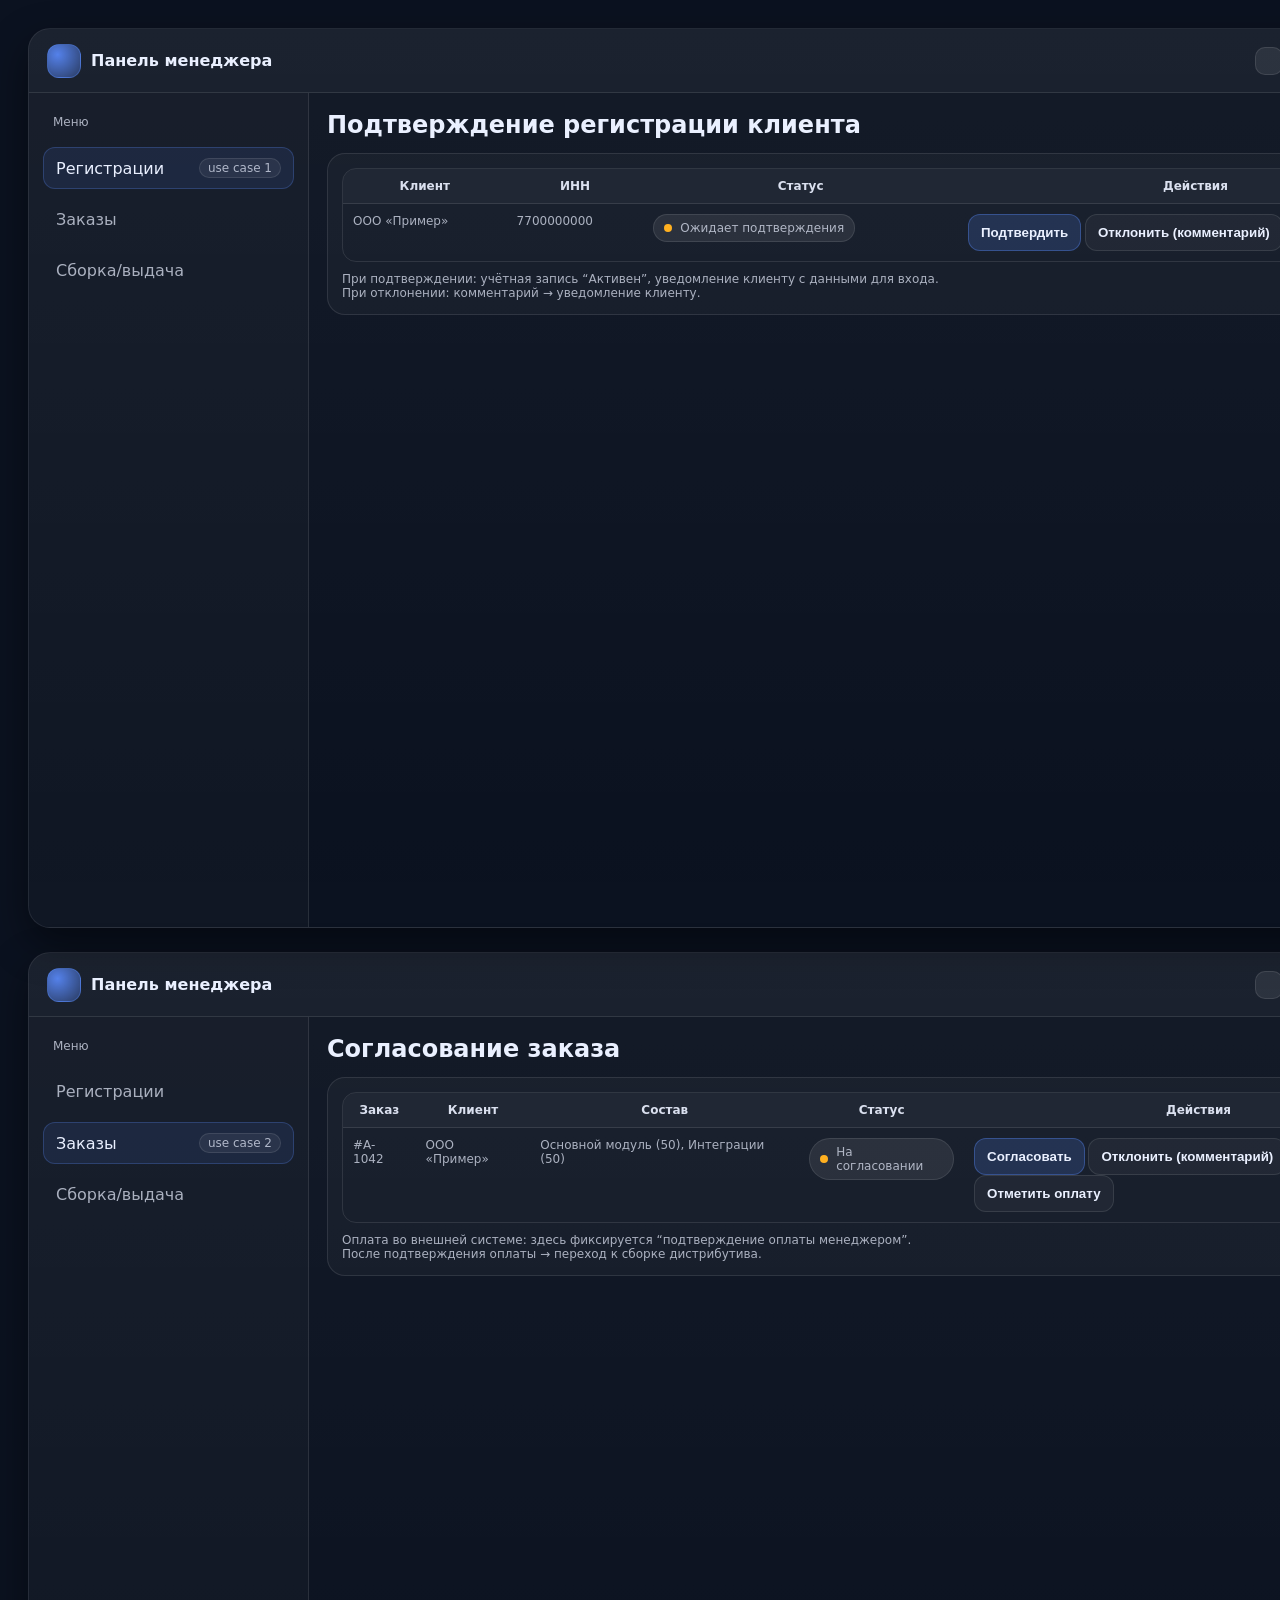
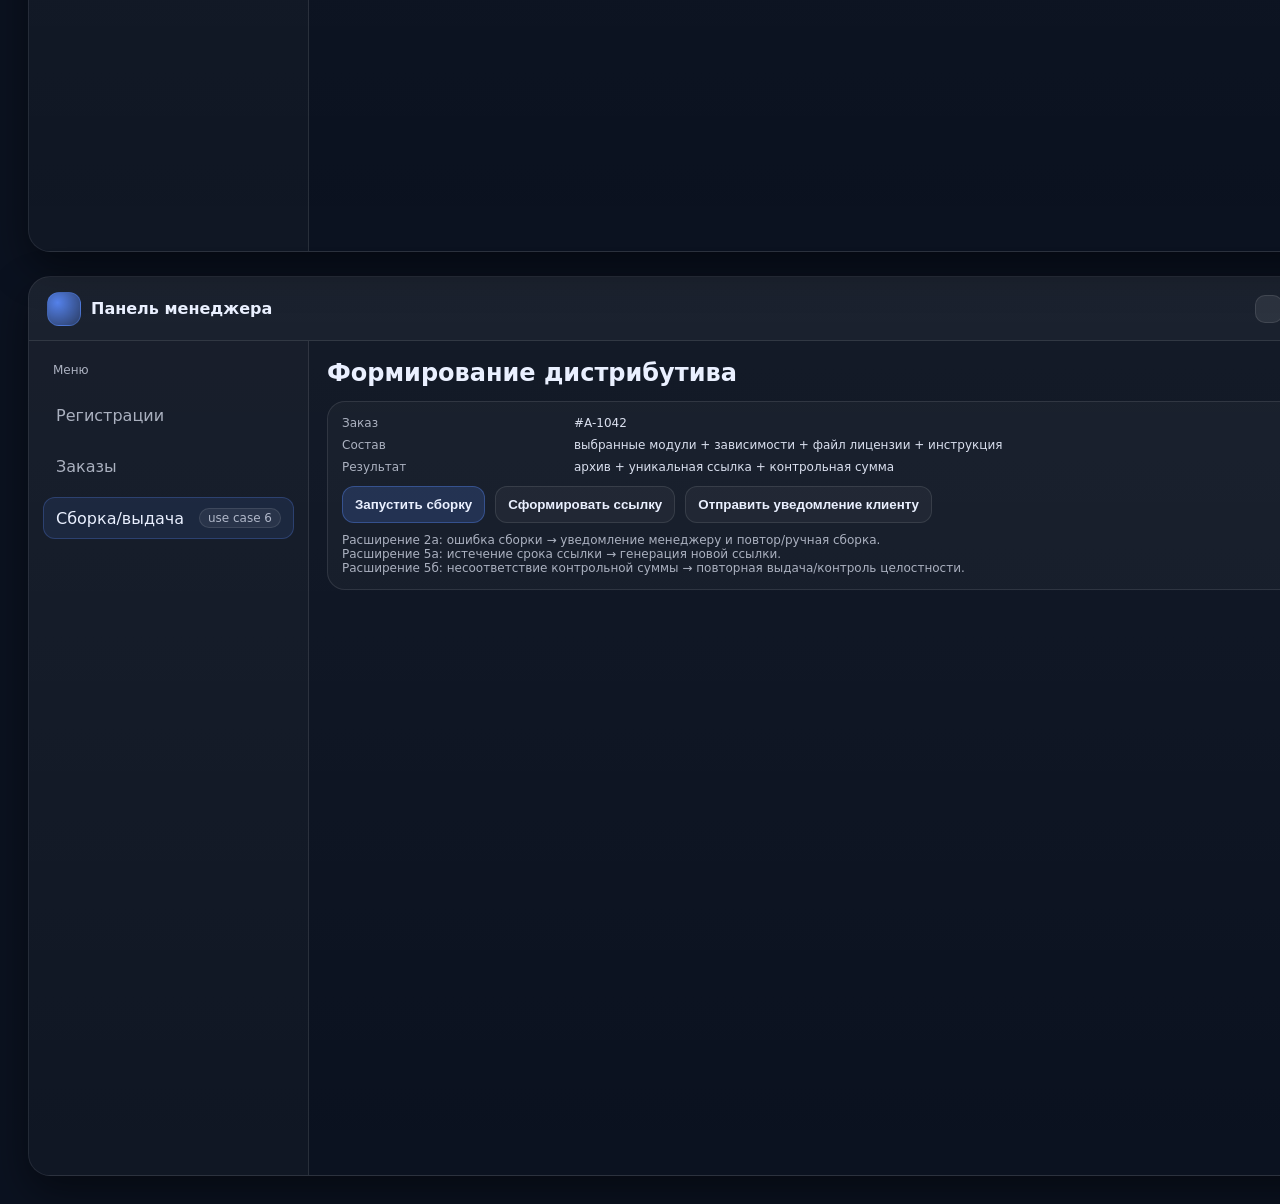
<file: figma-html/manager.html>
<!doctype html>
<html lang="ru">
<head>
  <meta charset="utf-8"/>
  <meta name="viewport" content="width=device-width,initial-scale=1"/>
  <title>2) Менеджер</title>
  <link rel="stylesheet" href="./ui.css"/>
</head>
<body>
  <div class="page">

    <section class="artboard" data-figma-frame="06 Согласование регистрации">
      <div class="shell">
        <div class="topbar">
          <div class="brand"><div class="logo"></div> Панель менеджера</div>
          <div class="user"><div class="avatar"></div> Менеджер по продажам</div>
        </div>

        <aside class="sidenav">
          <div class="navtitle">Меню</div>
          <div class="navitem active">Регистрации <span class="badge">use case 1</span></div>
          <div class="navitem">Заказы</div>
          <div class="navitem">Сборка/выдача</div>
        </aside>

        <main class="content">
          <h1 class="h1">Подтверждение регистрации клиента</h1>

          <div class="card">
            <table class="table">
              <thead>
                <tr><th>Клиент</th><th>ИНН</th><th>Статус</th><th>Действия</th></tr>
              </thead>
              <tbody>
                <tr>
                  <td>ООО «Пример»</td>
                  <td>7700000000</td>
                  <td><span class="chip"><span class="dot warn"></span> Ожидает подтверждения</span></td>
                  <td>
                    <button class="btn primary">Подтвердить</button>
                    <button class="btn">Отклонить (комментарий)</button>
                  </td>
                </tr>
              </tbody>
            </table>

            <div class="small" style="margin-top:10px">
              При подтверждении: учётная запись “Активен”, уведомление клиенту с данными для входа.
              <br/>При отклонении: комментарий → уведомление клиенту.
            </div>
          </div>
        </main>
      </div>
    </section>

    <section class="artboard" data-figma-frame="07 Согласование заказа и выставление счёта">
      <div class="shell">
        <div class="topbar">
          <div class="brand"><div class="logo"></div> Панель менеджера</div>
          <div class="user"><div class="avatar"></div> Менеджер по продажам</div>
        </div>

        <aside class="sidenav">
          <div class="navtitle">Меню</div>
          <div class="navitem">Регистрации</div>
          <div class="navitem active">Заказы <span class="badge">use case 2</span></div>
          <div class="navitem">Сборка/выдача</div>
        </aside>

        <main class="content">
          <h1 class="h1">Согласование заказа</h1>

          <div class="card">
            <table class="table">
              <thead>
                <tr><th>Заказ</th><th>Клиент</th><th>Состав</th><th>Статус</th><th>Действия</th></tr>
              </thead>
              <tbody>
                <tr>
                  <td>#A-1042</td>
                  <td>ООО «Пример»</td>
                  <td>Основной модуль (50), Интеграции (50)</td>
                  <td><span class="chip"><span class="dot warn"></span> На согласовании</span></td>
                  <td>
                    <button class="btn primary">Согласовать</button>
                    <button class="btn">Отклонить (комментарий)</button>
                    <button class="btn">Отметить оплату</button>
                  </td>
                </tr>
              </tbody>
            </table>

            <div class="small" style="margin-top:10px">
              Оплата во внешней системе: здесь фиксируется “подтверждение оплаты менеджером”.
              <br/>После подтверждения оплаты → переход к сборке дистрибутива.
            </div>
          </div>
        </main>
      </div>
    </section>

    <section class="artboard" data-figma-frame="08 Сборка и выдача ссылки">
      <div class="shell">
        <div class="topbar">
          <div class="brand"><div class="logo"></div> Панель менеджера</div>
          <div class="user"><div class="avatar"></div> Менеджер по продажам</div>
        </div>

        <aside class="sidenav">
          <div class="navtitle">Меню</div>
          <div class="navitem">Регистрации</div>
          <div class="navitem">Заказы</div>
          <div class="navitem active">Сборка/выдача <span class="badge">use case 6</span></div>
        </aside>

        <main class="content">
          <h1 class="h1">Формирование дистрибутива</h1>

          <div class="card">
            <div class="kv">
              <div class="k">Заказ</div><div class="v">#A-1042</div>
              <div class="k">Состав</div><div class="v">выбранные модули + зависимости + файл лицензии + инструкция</div>
              <div class="k">Результат</div><div class="v">архив + уникальная ссылка + контрольная сумма</div>
            </div>

            <div class="btnrow">
              <button class="btn primary">Запустить сборку</button>
              <button class="btn">Сформировать ссылку</button>
              <button class="btn">Отправить уведомление клиенту</button>
            </div>

            <div class="small" style="margin-top:10px">
              Расширение 2а: ошибка сборки → уведомление менеджеру и повтор/ручная сборка.
              <br/>Расширение 5а: истечение срока ссылки → генерация новой ссылки.
              <br/>Расширение 5б: несоответствие контрольной суммы → повторная выдача/контроль целостности.
            </div>
          </div>
        </main>
      </div>
    </section>

  </div>
</body>
</html>
</file>
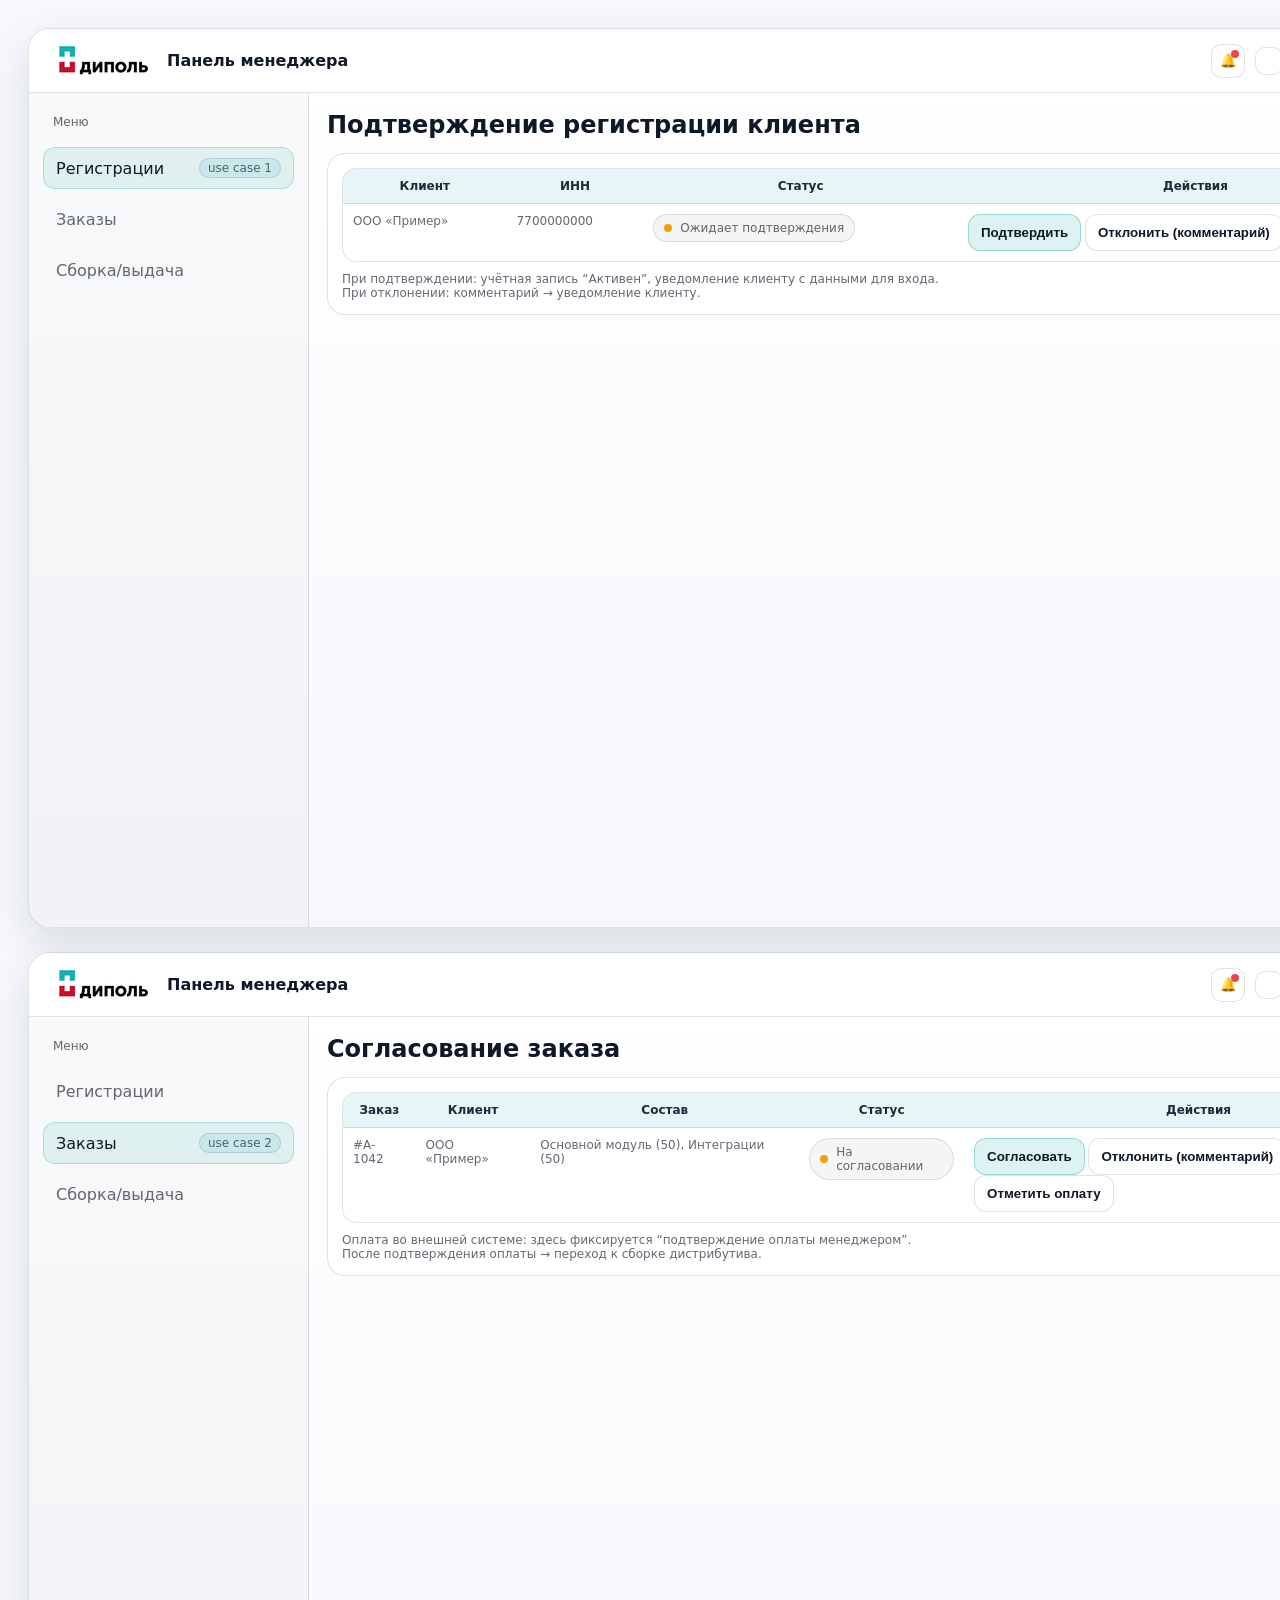
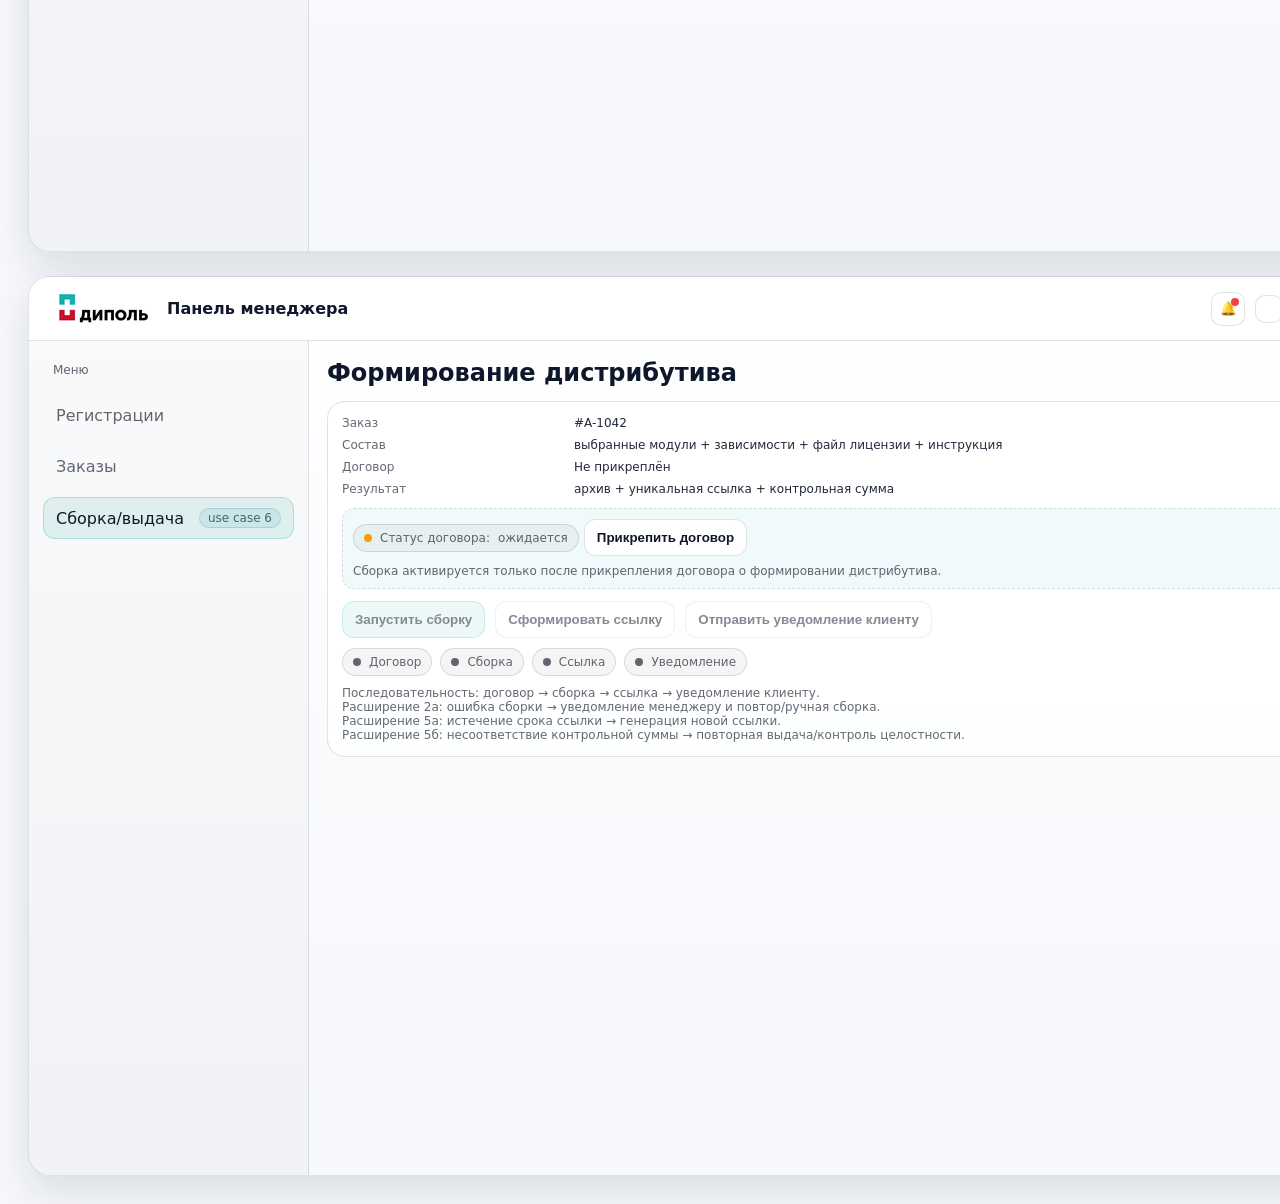
<file: figma-html/manager.inline.html>
<!doctype html>
<html lang="ru">
<head>
  <meta charset="utf-8"/>
  <meta name="viewport" content="width=device-width,initial-scale=1"/>
  <title>2) Менеджер (inline)</title>
  <style>
:root{
  --bg:#F6F8FC;
  --panel:#FFFFFF;
  --panel2:#F2F6FF;
  --stroke:rgba(15,23,42,0.12);
  --text:#0F172A;
  --muted:rgba(15,23,42,0.65);
  --brand:#0EA5A4;
  --danger:#EF4444;
  --warn:#F59E0B;
  --ok:#10B981;
  --chipBg:rgba(15,23,42,0.04);
  --r-sm:10px; --r-md:14px; --r-lg:18px;
  --shadow:0 16px 40px rgba(15,23,42,0.12);
}
*{box-sizing:border-box}
body{
  margin:0; background:var(--bg); color:var(--text);
  font-family:system-ui,-apple-system,Segoe UI,Roboto,Ubuntu,Cantarell,Noto Sans,Arial;
}
.page{ padding:28px; display:grid; gap:24px; }
.artboard{
  width:1440px; height:900px;
  border:1px solid var(--stroke);
  border-radius:22px;
  background:linear-gradient(180deg, rgba(255,255,255,.96), rgba(255,255,255,0));
  box-shadow:var(--shadow);
  overflow:hidden;
}
.shell{
  display:grid;
  grid-template-columns:280px 1fr;
  grid-template-rows:64px 1fr;
  height:100%;
}
.topbar{
  grid-column:1/3;
  display:flex; align-items:center; justify-content:space-between;
  padding:0 18px;
  background:rgba(255,255,255,.86);
  border-bottom:1px solid var(--stroke);
}
.brand{ display:flex; align-items:center; gap:10px; font-weight:750; }
.logo{
  width:110px; height:34px;
  border-radius:0;
  border:none;
  background: url('[data-uri]') center/contain no-repeat;
}
.user{ display:flex; align-items:center; gap:10px; color:var(--muted); font-size:12px; }
.avatar{ width:28px; height:28px; border-radius:10px; background:rgba(255,255,255,.95); border:1px solid var(--stroke); }
.sidenav{
  background:rgba(15,23,42,.02);
  border-right:1px solid var(--stroke);
  padding:14px;
  display:flex; flex-direction:column; gap:10px;
}
.navtitle{ color:var(--muted); font-size:12px; margin:8px 10px; }
.navitem{
  padding:10px 12px;
  border-radius:12px;
  border:1px solid transparent;
  color:var(--muted);
  display:flex; align-items:center; justify-content:space-between;
}
.navitem.active{
  color:var(--text);
  background:rgba(14,165,164,.10);
  border-color:rgba(14,165,164,.25);
}
.badge{
  font-size:12px; padding:2px 8px; border-radius:999px;
  background:rgba(14,165,164,.10);
  border:1px solid var(--stroke);
  color:var(--muted);
}
.content{ padding:18px; overflow:auto; }
.h1{ font-size:24px; font-weight:800; margin:0 0 14px 0; }
.card{
  background:rgba(255,255,255,.82);
  border:1px solid var(--stroke);
  border-radius:18px;
  padding:14px;
}
.btnrow{ display:flex; gap:10px; margin-top:12px; flex-wrap:wrap; }
.btn{
  padding:10px 12px; border-radius:12px;
  border:1px solid var(--stroke);
  background:rgba(255,255,255,.95);
  color:var(--text);
  font-weight:650;
}
.btn.primary{
  border-color:rgba(14,165,164,.35);
  background:rgba(14,165,164,.14);
}
.chip{
  display:inline-flex; align-items:center; gap:8px;
  padding:6px 10px; border-radius:999px;
  background:var(--chipBg);
  border:1px solid var(--stroke);
  color:var(--muted);
  font-size:12px;
}
.dot{ width:8px; height:8px; border-radius:999px; background:var(--muted); }
.dot.ok{ background:var(--ok); }
.dot.warn{ background:var(--warn); }
.table{
  width:100%;
  border-collapse:separate;
  border-spacing:0;
  overflow:hidden;
  border-radius:14px;
  border:1px solid var(--stroke);
}
.table th, .table td{
  padding:10px 10px;
  border-bottom:1px solid var(--stroke);
  font-size:12px;
  color:var(--muted);
  vertical-align:top;
}
.table th{
  color:rgba(15,23,42,.92);
  background:rgba(14,165,164,.10);
  font-weight:750;
}
.table tr:last-child td{ border-bottom:none; }
.kv{ display:grid; grid-template-columns:220px 1fr; gap:8px 12px; }
.k{ color:var(--muted); font-size:12px; }
.v{ color:rgba(15,23,42,.92); font-size:12px; }
.small{ font-size:12px; color:var(--muted); }
  
.top-actions{ display:flex; align-items:center; gap:10px; }
.iconbtn{ width:34px; height:34px; border-radius:10px; border:1px solid var(--stroke); background:#fff; cursor:pointer; position:relative; }
.iconbtn .notif-dot{ position:absolute; top:5px; right:5px; width:8px; height:8px; border-radius:999px; background:var(--danger); }
.notif-menu{ position:absolute; right:18px; top:56px; width:320px; max-height:260px; overflow:auto; background:#fff; border:1px solid var(--stroke); border-radius:12px; box-shadow:var(--shadow); padding:10px; display:none; z-index:30; }
.notif-menu.open{ display:block; }
.notif-item{ padding:8px; border:1px solid var(--stroke); border-radius:10px; margin-bottom:8px; font-size:12px; color:var(--muted); }
.notif-item:last-child{ margin-bottom:0; }
.clickable{ cursor:pointer; }
.contract-box{ margin-top:12px; border:1px dashed var(--stroke); border-radius:12px; padding:10px; background:rgba(14,165,164,.06); }
.flow-state{ margin-top:10px; display:flex; gap:8px; flex-wrap:wrap; }
.btn[disabled]{ opacity:.5; cursor:not-allowed; }
.modal-overlay{ position:fixed; inset:0; background:rgba(15,23,42,.35); display:none; align-items:center; justify-content:center; z-index:60; }
.modal-overlay.open{ display:flex; }
.modal{ width:460px; max-width:92vw; background:#fff; border:1px solid var(--stroke); border-radius:14px; padding:14px; }
.modal h3{ margin:0 0 8px 0; font-size:18px; }
.toast-wrap{ position:fixed; right:18px; bottom:18px; z-index:70; display:grid; gap:8px; }
.toast{ background:#0f172a; color:#fff; border-radius:10px; padding:10px 12px; font-size:12px; opacity:.96; }

  </style>
</head>
<body>
  <div class="page">

    <section class="artboard" data-figma-frame="06 Согласование регистрации">
      <div class="shell">
        <div class="topbar">
          <div class="brand"><div class="logo"></div> Панель менеджера</div>
          <div class="top-actions"><button class="iconbtn" data-action="toggle-notif" title="Уведомления">🔔<span class="notif-dot"></span></button><div class="user"><div class="avatar"></div> Менеджер по продажам</div></div>
        </div>

        <aside class="sidenav">
          <div class="navtitle">Меню</div>
          <div class="navitem active clickable" data-go-frame="06 Согласование регистрации">Регистрации <span class="badge">use case 1</span></div>
          <div class="navitem clickable" data-go-frame="07 Согласование заказа и выставление счёта">Заказы</div>
          <div class="navitem clickable" data-go-frame="08 Сборка и выдача ссылки">Сборка/выдача</div>
        </aside>

        <main class="content">
          <h1 class="h1">Подтверждение регистрации клиента</h1>

          <div class="card">
            <table class="table">
              <thead>
                <tr><th>Клиент</th><th>ИНН</th><th>Статус</th><th>Действия</th></tr>
              </thead>
              <tbody>
                <tr>
                  <td>ООО «Пример»</td>
                  <td>7700000000</td>
                  <td><span class="chip"><span class="dot warn"></span> Ожидает подтверждения</span></td>
                  <td>
                    <button class="btn primary" data-open-modal="approveRegistrationModal">Подтвердить</button>
                    <button class="btn" data-open-modal="rejectModal">Отклонить (комментарий)</button>
                  </td>
                </tr>
              </tbody>
            </table>

            <div class="small" style="margin-top:10px">
              При подтверждении: учётная запись “Активен”, уведомление клиенту с данными для входа.
              <br/>При отклонении: комментарий → уведомление клиенту.
            </div>
          </div>
        </main>
      </div>
    </section>

    <section class="artboard" data-figma-frame="07 Согласование заказа и выставление счёта">
      <div class="shell">
        <div class="topbar">
          <div class="brand"><div class="logo"></div> Панель менеджера</div>
          <div class="top-actions"><button class="iconbtn" data-action="toggle-notif" title="Уведомления">🔔<span class="notif-dot"></span></button><div class="user"><div class="avatar"></div> Менеджер по продажам</div></div>
        </div>

        <aside class="sidenav">
          <div class="navtitle">Меню</div>
          <div class="navitem clickable" data-go-frame="06 Согласование регистрации">Регистрации</div>
          <div class="navitem active clickable" data-go-frame="07 Согласование заказа и выставление счёта">Заказы <span class="badge">use case 2</span></div>
          <div class="navitem clickable" data-go-frame="08 Сборка и выдача ссылки">Сборка/выдача</div>
        </aside>

        <main class="content">
          <h1 class="h1">Согласование заказа</h1>

          <div class="card">
            <table class="table">
              <thead>
                <tr><th>Заказ</th><th>Клиент</th><th>Состав</th><th>Статус</th><th>Действия</th></tr>
              </thead>
              <tbody>
                <tr>
                  <td>#A-1042</td>
                  <td>ООО «Пример»</td>
                  <td>Основной модуль (50), Интеграции (50)</td>
                  <td><span class="chip"><span class="dot warn"></span> На согласовании</span></td>
                  <td>
                    <button class="btn primary" data-open-modal="approveOrderModal">Согласовать</button>
                    <button class="btn" data-open-modal="rejectOrderModal">Отклонить (комментарий)</button>
                    <button class="btn" data-open-modal="markPaymentModal">Отметить оплату</button>
                  </td>
                </tr>
              </tbody>
            </table>

            <div class="small" style="margin-top:10px">
              Оплата во внешней системе: здесь фиксируется “подтверждение оплаты менеджером”.
              <br/>После подтверждения оплаты → переход к сборке дистрибутива.
            </div>
          </div>
        </main>
      </div>
    </section>

    <section class="artboard" data-figma-frame="08 Сборка и выдача ссылки">
      <div class="shell">
        <div class="topbar">
          <div class="brand"><div class="logo"></div> Панель менеджера</div>
          <div class="top-actions"><button class="iconbtn" data-action="toggle-notif" title="Уведомления">🔔<span class="notif-dot"></span></button><div class="user"><div class="avatar"></div> Менеджер по продажам</div></div>
        </div>

        <aside class="sidenav">
          <div class="navtitle">Меню</div>
          <div class="navitem clickable" data-go-frame="06 Согласование регистрации">Регистрации</div>
          <div class="navitem clickable" data-go-frame="07 Согласование заказа и выставление счёта">Заказы</div>
          <div class="navitem active clickable" data-go-frame="08 Сборка и выдача ссылки">Сборка/выдача <span class="badge">use case 6</span></div>
        </aside>

        <main class="content">
          <h1 class="h1">Формирование дистрибутива</h1>

          <div class="card">
            <div class="kv">
              <div class="k">Заказ</div><div class="v">#A-1042</div>
              <div class="k">Состав</div><div class="v">выбранные модули + зависимости + файл лицензии + инструкция</div>
              <div class="k">Договор</div><div class="v" id="contractStateText">Не прикреплён</div>
              <div class="k">Результат</div><div class="v">архив + уникальная ссылка + контрольная сумма</div>
            </div>

            <div class="contract-box">
              <div class="row">
                <span class="chip"><span class="dot warn" id="contractDot"></span> Статус договора: <span id="contractStatus">ожидается</span></span>
                <button class="btn" data-open-modal="attachContractModal">Прикрепить договор</button>
              </div>
              <div class="small" style="margin-top:8px">Сборка активируется только после прикрепления договора о формировании дистрибутива.</div>
            </div>

            <div class="btnrow">
              <button class="btn primary" id="startBuildBtn" data-open-modal="startBuildModal" disabled>Запустить сборку</button>
              <button class="btn" id="generateLinkBtn" data-open-modal="generateLinkModal" disabled>Сформировать ссылку</button>
              <button class="btn" id="notifyClientBtn" data-open-modal="notifyClientModal" disabled>Отправить уведомление клиенту</button>
            </div>

            <div class="flow-state">
              <span class="chip"><span class="dot" id="flowContractDot"></span> Договор</span>
              <span class="chip"><span class="dot" id="flowBuildDot"></span> Сборка</span>
              <span class="chip"><span class="dot" id="flowLinkDot"></span> Ссылка</span>
              <span class="chip"><span class="dot" id="flowNotifyDot"></span> Уведомление</span>
            </div>

            <div class="small" style="margin-top:10px">
              Последовательность: договор → сборка → ссылка → уведомление клиенту.
              <br/>Расширение 2а: ошибка сборки → уведомление менеджеру и повтор/ручная сборка.
              <br/>Расширение 5а: истечение срока ссылки → генерация новой ссылки.
              <br/>Расширение 5б: несоответствие контрольной суммы → повторная выдача/контроль целостности.
            </div>
          </div>
        </main>
      </div>
    </section>

  </div>

  <div class="notif-menu" id="notifMenu">
    <div class="notif-item">Новый заказ #A-1042 ожидает согласования.</div>
    <div class="notif-item">Клиент загрузил уточнение по заявке #T-512.</div>
    <div class="notif-item">Срок ссылки по заказу #A-1009 истекает сегодня.</div>
  </div>

  <div class="modal-overlay" id="approveRegistrationModal"><div class="modal"><h3>Подтвердить регистрацию</h3><p class="small">Активировать учетную запись клиента и отправить доступы?</p><div class="btnrow"><button class="btn primary" data-action="toast" data-toast="Регистрация подтверждена" data-close-modal="approveRegistrationModal">Подтвердить</button><button class="btn" data-close-modal="approveRegistrationModal">Отмена</button></div></div></div>
  <div class="modal-overlay" id="rejectModal"><div class="modal"><h3>Отклонить регистрацию</h3><p class="small">Комментарий будет отправлен клиенту.</p><div class="btnrow"><button class="btn primary" data-action="toast" data-toast="Регистрация отклонена с комментарием" data-close-modal="rejectModal">Отправить</button><button class="btn" data-close-modal="rejectModal">Отмена</button></div></div></div>
  <div class="modal-overlay" id="approveOrderModal"><div class="modal"><h3>Согласовать заказ</h3><p class="small">Заказ перейдет на этап оплаты.</p><div class="btnrow"><button class="btn primary" data-action="toast" data-toast="Заказ согласован" data-close-modal="approveOrderModal">Согласовать</button><button class="btn" data-close-modal="approveOrderModal">Отмена</button></div></div></div>
  <div class="modal-overlay" id="rejectOrderModal"><div class="modal"><h3>Отклонить заказ</h3><p class="small">Клиент получит комментарий для корректировки.</p><div class="btnrow"><button class="btn primary" data-action="toast" data-toast="Заказ отклонён" data-close-modal="rejectOrderModal">Отклонить</button><button class="btn" data-close-modal="rejectOrderModal">Отмена</button></div></div></div>
  <div class="modal-overlay" id="markPaymentModal"><div class="modal"><h3>Подтвердить оплату</h3><p class="small">После подтверждения можно начинать подготовку дистрибутива.</p><div class="btnrow"><button class="btn primary" data-action="toast" data-toast="Оплата подтверждена" data-close-modal="markPaymentModal">Подтвердить</button><button class="btn" data-close-modal="markPaymentModal">Отмена</button></div></div></div>

  <div class="modal-overlay" id="attachContractModal"><div class="modal"><h3>Прикрепить договор</h3><p class="small">Загрузить договор о формировании дистрибутива для заказа #A-1042?</p><div class="btnrow"><button class="btn primary" data-action="attach-contract" data-close-modal="attachContractModal">Прикрепить</button><button class="btn" data-close-modal="attachContractModal">Отмена</button></div></div></div>
  <div class="modal-overlay" id="startBuildModal"><div class="modal"><h3>Запустить сборку</h3><p class="small">Создать пакет дистрибутива по согласованному составу.</p><div class="btnrow"><button class="btn primary" data-action="build-complete" data-close-modal="startBuildModal">Запустить</button><button class="btn" data-close-modal="startBuildModal">Отмена</button></div></div></div>
  <div class="modal-overlay" id="generateLinkModal"><div class="modal"><h3>Сформировать ссылку</h3><p class="small">Сгенерировать уникальную ссылку и контрольную сумму.</p><div class="btnrow"><button class="btn primary" data-action="link-complete" data-close-modal="generateLinkModal">Сформировать</button><button class="btn" data-close-modal="generateLinkModal">Отмена</button></div></div></div>
  <div class="modal-overlay" id="notifyClientModal"><div class="modal"><h3>Отправить уведомление клиенту</h3><p class="small">Отправить клиенту ссылку на скачивание и инструкцию.</p><div class="btnrow"><button class="btn primary" data-action="notify-complete" data-close-modal="notifyClientModal">Отправить</button><button class="btn" data-close-modal="notifyClientModal">Отмена</button></div></div></div>

  <div class="toast-wrap" id="toastWrap"></div>

  <script>
  (() => {
    const byId = (id) => document.getElementById(id);
    const notifMenu = byId('notifMenu');
    const toastWrap = byId('toastWrap');

    const startBuildBtn = byId('startBuildBtn');
    const generateLinkBtn = byId('generateLinkBtn');
    const notifyClientBtn = byId('notifyClientBtn');

    const contractStatus = byId('contractStatus');
    const contractStateText = byId('contractStateText');
    const contractDot = byId('contractDot');

    const flowContractDot = byId('flowContractDot');
    const flowBuildDot = byId('flowBuildDot');
    const flowLinkDot = byId('flowLinkDot');
    const flowNotifyDot = byId('flowNotifyDot');

    function showToast(text){
      const el = document.createElement('div');
      el.className='toast';
      el.textContent=text;
      toastWrap.appendChild(el);
      setTimeout(()=>el.remove(),2600);
    }

    function goToFrame(name){
      const target = document.querySelector(`[data-figma-frame="${name}"]`);
      if(target) target.scrollIntoView({behavior:'smooth', block:'start'});
    }

    document.addEventListener('click', (e) => {
      const t = e.target.closest('[data-action],[data-open-modal],[data-close-modal],[data-go-frame]');
      if(!t) return;

      if(t.dataset.action === 'toggle-notif'){
        notifMenu.classList.toggle('open');
        return;
      }
      if(t.dataset.openModal){ byId(t.dataset.openModal)?.classList.add('open'); }
      if(t.dataset.closeModal){ byId(t.dataset.closeModal)?.classList.remove('open'); }
      if(t.dataset.goFrame){ goToFrame(t.dataset.goFrame); }

      if(t.dataset.action === 'toast' && t.dataset.toast){ showToast(t.dataset.toast); }
      if(t.dataset.action === 'attach-contract'){
        contractStatus.textContent = 'прикреплён';
        contractStateText.textContent = 'Договор_формирование_дистрибутива_v3.pdf';
        contractDot.classList.remove('warn'); contractDot.classList.add('ok');
        flowContractDot.classList.add('ok');
        startBuildBtn.disabled = false;
        showToast('Договор прикреплён');
      }
      if(t.dataset.action === 'build-complete'){
        flowBuildDot.classList.add('ok');
        generateLinkBtn.disabled = false;
        showToast('Сборка завершена успешно');
      }
      if(t.dataset.action === 'link-complete'){
        flowLinkDot.classList.add('ok');
        notifyClientBtn.disabled = false;
        showToast('Ссылка и контрольная сумма сформированы');
      }
      if(t.dataset.action === 'notify-complete'){
        flowNotifyDot.classList.add('ok');
        showToast('Клиент уведомлён о готовности дистрибутива');
      }
    });

    document.addEventListener('click', (e) => {
      if(!e.target.closest('.top-actions') && !e.target.closest('#notifMenu')) notifMenu.classList.remove('open');
      if(e.target.classList.contains('modal-overlay')) e.target.classList.remove('open');
    });
  })();
  </script>

</body>
</html>
</file>
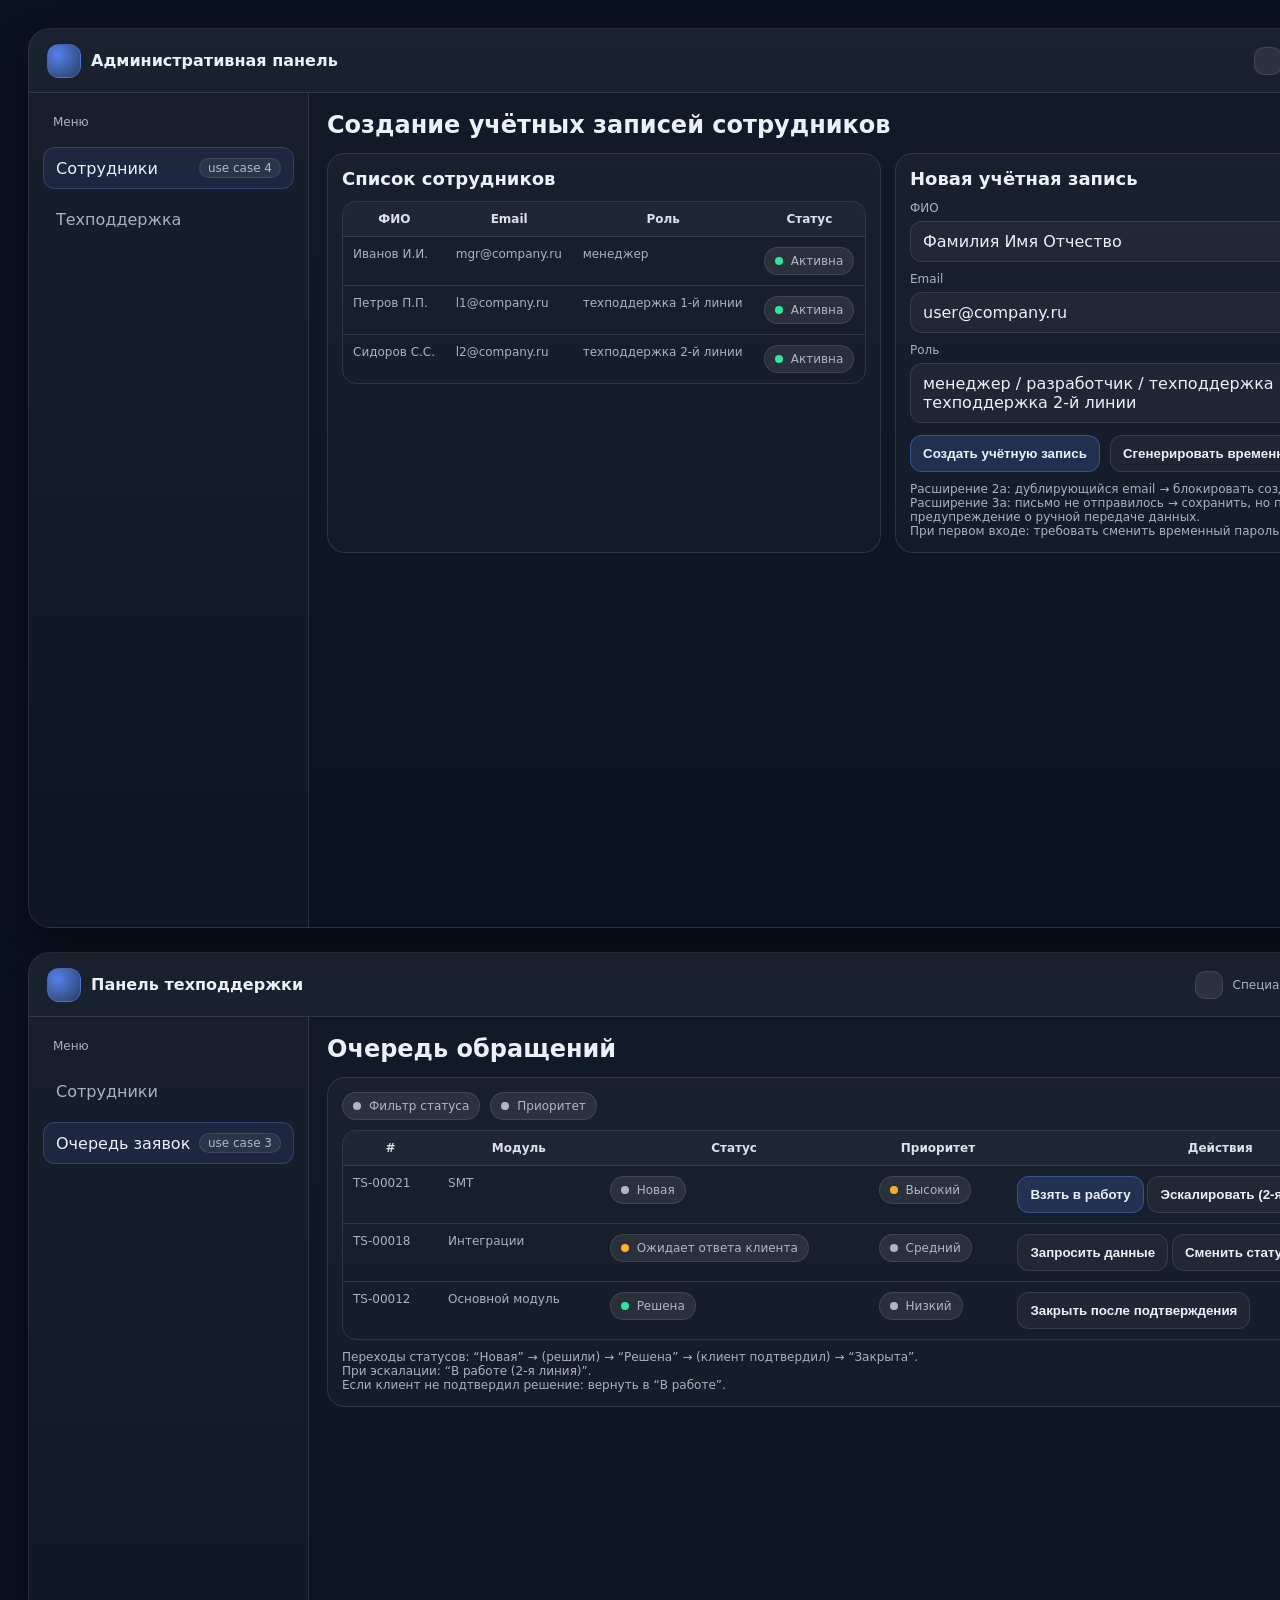
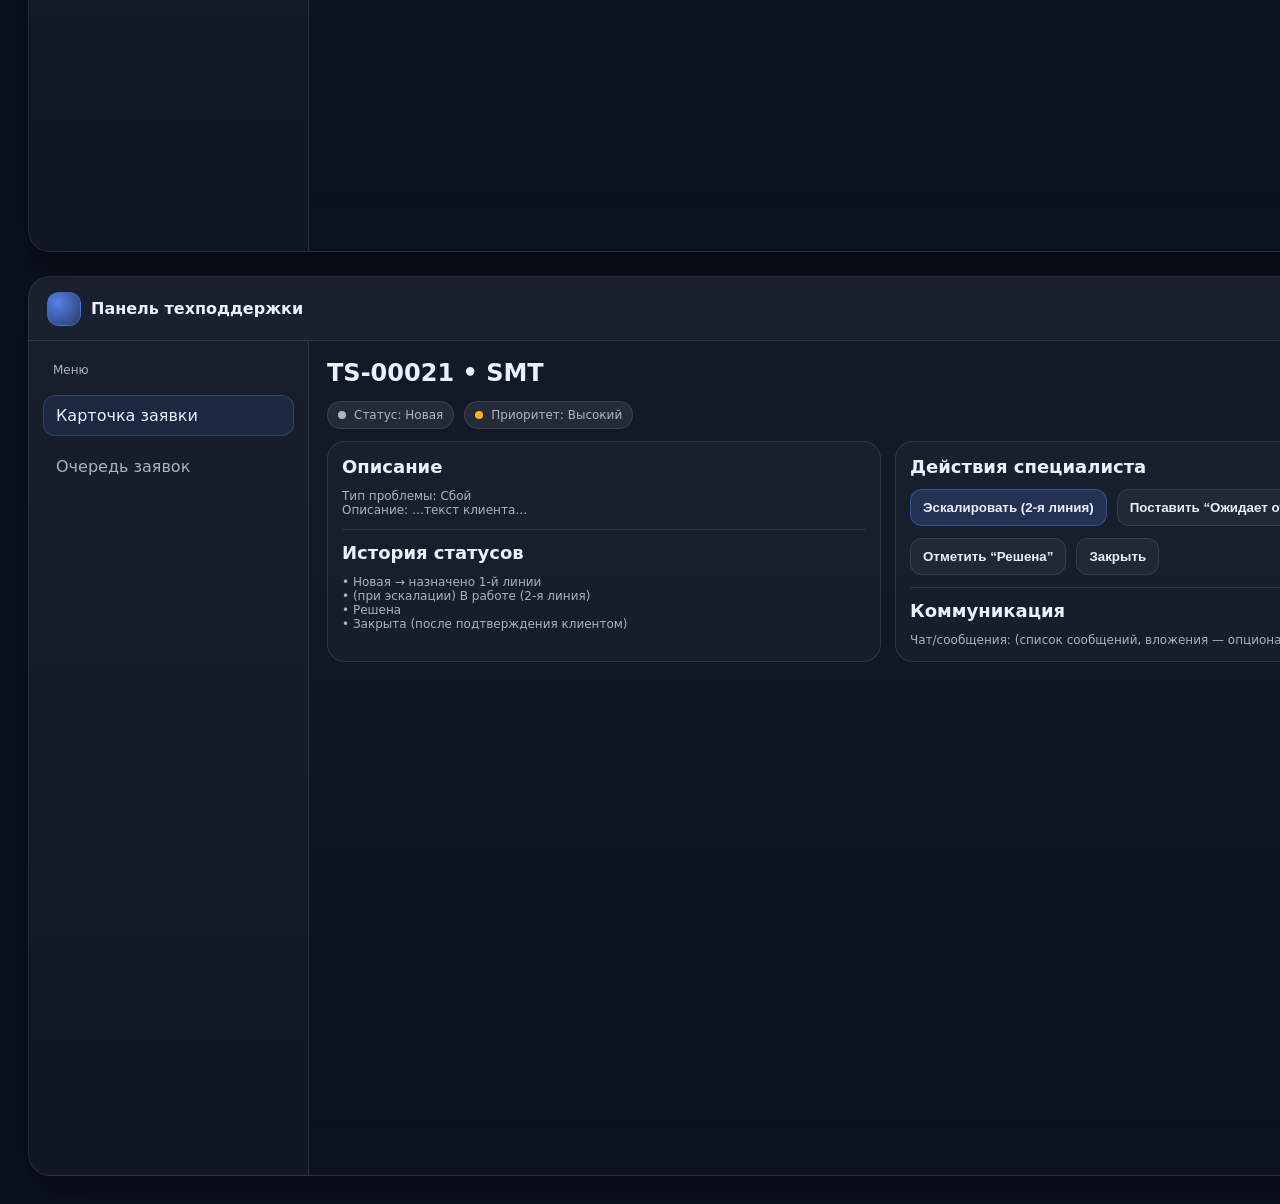
<file: figma-html/support-admin.html>
<!doctype html>
<html lang="ru">
<head>
  <meta charset="utf-8"/>
  <meta name="viewport" content="width=device-width,initial-scale=1"/>
  <title>3) Техподдержка+Админ</title>
  <link rel="stylesheet" href="./ui.css"/>
</head>
<body>
  <div class="page">

    <section class="artboard" data-figma-frame="09 Управление сотрудниками">
      <div class="shell">
        <div class="topbar">
          <div class="brand"><div class="logo"></div> Административная панель</div>
          <div class="user"><div class="avatar"></div> Администратор системы</div>
        </div>

        <aside class="sidenav">
          <div class="navtitle">Меню</div>
          <div class="navitem active">Сотрудники <span class="badge">use case 4</span></div>
          <div class="navitem">Техподдержка</div>
        </aside>

        <main class="content">
          <h1 class="h1">Создание учётных записей сотрудников</h1>

          <div class="grid2">
            <div class="card">
              <h2 class="h2">Список сотрудников</h2>
              <table class="table">
                <thead>
                  <tr><th>ФИО</th><th>Email</th><th>Роль</th><th>Статус</th></tr>
                </thead>
                <tbody>
                  <tr><td>Иванов И.И.</td><td>mgr@company.ru</td><td>менеджер</td><td><span class="chip"><span class="dot ok"></span> Активна</span></td></tr>
                  <tr><td>Петров П.П.</td><td>l1@company.ru</td><td>техподдержка 1-й линии</td><td><span class="chip"><span class="dot ok"></span> Активна</span></td></tr>
                  <tr><td>Сидоров С.С.</td><td>l2@company.ru</td><td>техподдержка 2-й линии</td><td><span class="chip"><span class="dot ok"></span> Активна</span></td></tr>
                </tbody>
              </table>
            </div>

            <div class="card">
              <h2 class="h2">Новая учётная запись</h2>

              <div class="field">
                <div class="label">ФИО</div>
                <div class="input">Фамилия Имя Отчество</div>
              </div>

              <div class="field" style="margin-top:10px">
                <div class="label">Email</div>
                <div class="input">user@company.ru</div>
              </div>

              <div class="field" style="margin-top:10px">
                <div class="label">Роль</div>
                <div class="select">менеджер / разработчик / техподдержка 1-й линии / техподдержка 2-й линии</div>
              </div>

              <div class="btnrow">
                <button class="btn primary">Создать учётную запись</button>
                <button class="btn">Сгенерировать временный пароль</button>
              </div>

              <div class="small" style="margin-top:10px">
                Расширение 2а: дублирующийся email → блокировать создание.
                <br/>Расширение 3а: письмо не отправилось → сохранить, но показать предупреждение о ручной передаче данных.
                <br/>При первом входе: требовать сменить временный пароль.
              </div>
            </div>
          </div>
        </main>
      </div>
    </section>

    <section class="artboard" data-figma-frame="10 Очередь техподдержки и статусы">
      <div class="shell">
        <div class="topbar">
          <div class="brand"><div class="logo"></div> Панель техподдержки</div>
          <div class="user"><div class="avatar"></div> Специалист 1-й линии / 2-й линии</div>
        </div>

        <aside class="sidenav">
          <div class="navtitle">Меню</div>
          <div class="navitem">Сотрудники</div>
          <div class="navitem active">Очередь заявок <span class="badge">use case 3</span></div>
        </aside>

        <main class="content">
          <h1 class="h1">Очередь обращений</h1>

          <div class="card">
            <div class="row" style="margin-bottom:10px">
              <span class="chip"><span class="dot"></span> Фильтр статуса</span>
              <span class="chip"><span class="dot"></span> Приоритет</span>
            </div>

            <table class="table">
              <thead>
                <tr><th>#</th><th>Модуль</th><th>Статус</th><th>Приоритет</th><th>Действия</th></tr>
              </thead>
              <tbody>
                <tr>
                  <td>TS-00021</td>
                  <td>SMT</td>
                  <td><span class="chip"><span class="dot"></span> Новая</span></td>
                  <td><span class="chip"><span class="dot warn"></span> Высокий</span></td>
                  <td>
                    <button class="btn primary">Взять в работу</button>
                    <button class="btn">Эскалировать (2-я линия)</button>
                  </td>
                </tr>
                <tr>
                  <td>TS-00018</td>
                  <td>Интеграции</td>
                  <td><span class="chip"><span class="dot warn"></span> Ожидает ответа клиента</span></td>
                  <td><span class="chip"><span class="dot"></span> Средний</span></td>
                  <td>
                    <button class="btn">Запросить данные</button>
                    <button class="btn">Сменить статус</button>
                  </td>
                </tr>
                <tr>
                  <td>TS-00012</td>
                  <td>Основной модуль</td>
                  <td><span class="chip"><span class="dot ok"></span> Решена</span></td>
                  <td><span class="chip"><span class="dot"></span> Низкий</span></td>
                  <td>
                    <button class="btn">Закрыть после подтверждения</button>
                  </td>
                </tr>
              </tbody>
            </table>

            <div class="small" style="margin-top:10px">
              Переходы статусов: “Новая” → (решили) → “Решена” → (клиент подтвердил) → “Закрыта”.
              <br/>При эскалации: “В работе (2-я линия)”.
              <br/>Если клиент не подтвердил решение: вернуть в “В работе”.
            </div>
          </div>
        </main>
      </div>
    </section>

    <section class="artboard" data-figma-frame="11 Карточка заявки (история)">
      <div class="shell">
        <div class="topbar">
          <div class="brand"><div class="logo"></div> Панель техподдержки</div>
          <div class="user"><div class="avatar"></div> Специалист</div>
        </div>

        <aside class="sidenav">
          <div class="navtitle">Меню</div>
          <div class="navitem active">Карточка заявки</div>
          <div class="navitem">Очередь заявок</div>
        </aside>

        <main class="content">
          <h1 class="h1">TS-00021 • SMT</h1>

          <div class="row" style="margin-bottom:12px">
            <span class="chip"><span class="dot"></span> Статус: Новая</span>
            <span class="chip"><span class="dot warn"></span> Приоритет: Высокий</span>
          </div>

          <div class="grid2">
            <div class="card">
              <h2 class="h2">Описание</h2>
              <div class="small">
                Тип проблемы: Сбой
                <br/>Описание: …текст клиента…
              </div>

              <div class="hr"></div>

              <h2 class="h2">История статусов</h2>
              <div class="small">
                • Новая → назначено 1-й линии
                <br/>• (при эскалации) В работе (2-я линия)
                <br/>• Решена
                <br/>• Закрыта (после подтверждения клиентом)
              </div>
            </div>

            <div class="card">
              <h2 class="h2">Действия специалиста</h2>
              <div class="btnrow">
                <button class="btn primary">Эскалировать (2-я линия)</button>
                <button class="btn">Поставить “Ожидает ответа клиента”</button>
              </div>
              <div class="btnrow">
                <button class="btn">Отметить “Решена”</button>
                <button class="btn">Закрыть</button>
              </div>

              <div class="hr"></div>

              <h2 class="h2">Коммуникация</h2>
              <div class="small">Чат/сообщения: (список сообщений, вложения — опционально)</div>
            </div>
          </div>
        </main>
      </div>
    </section>

  </div>
</body>
</html>
</file>
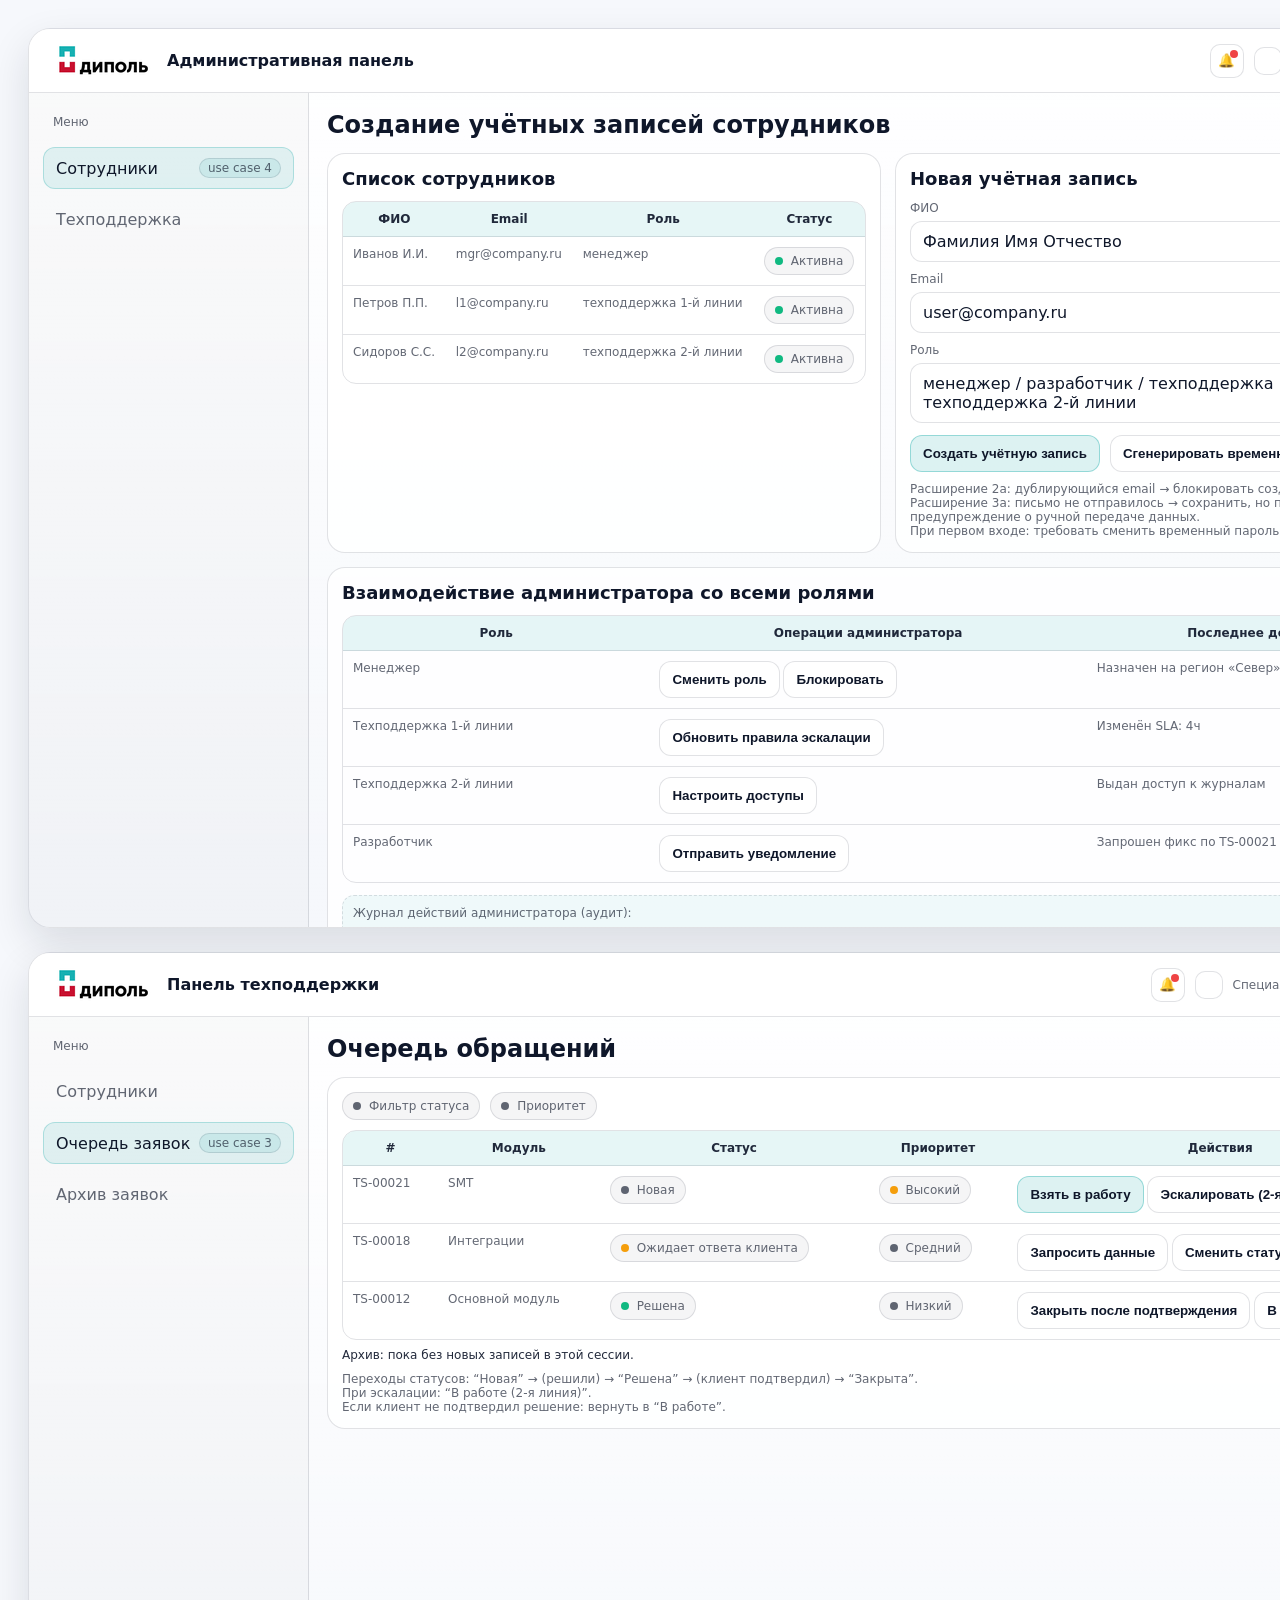
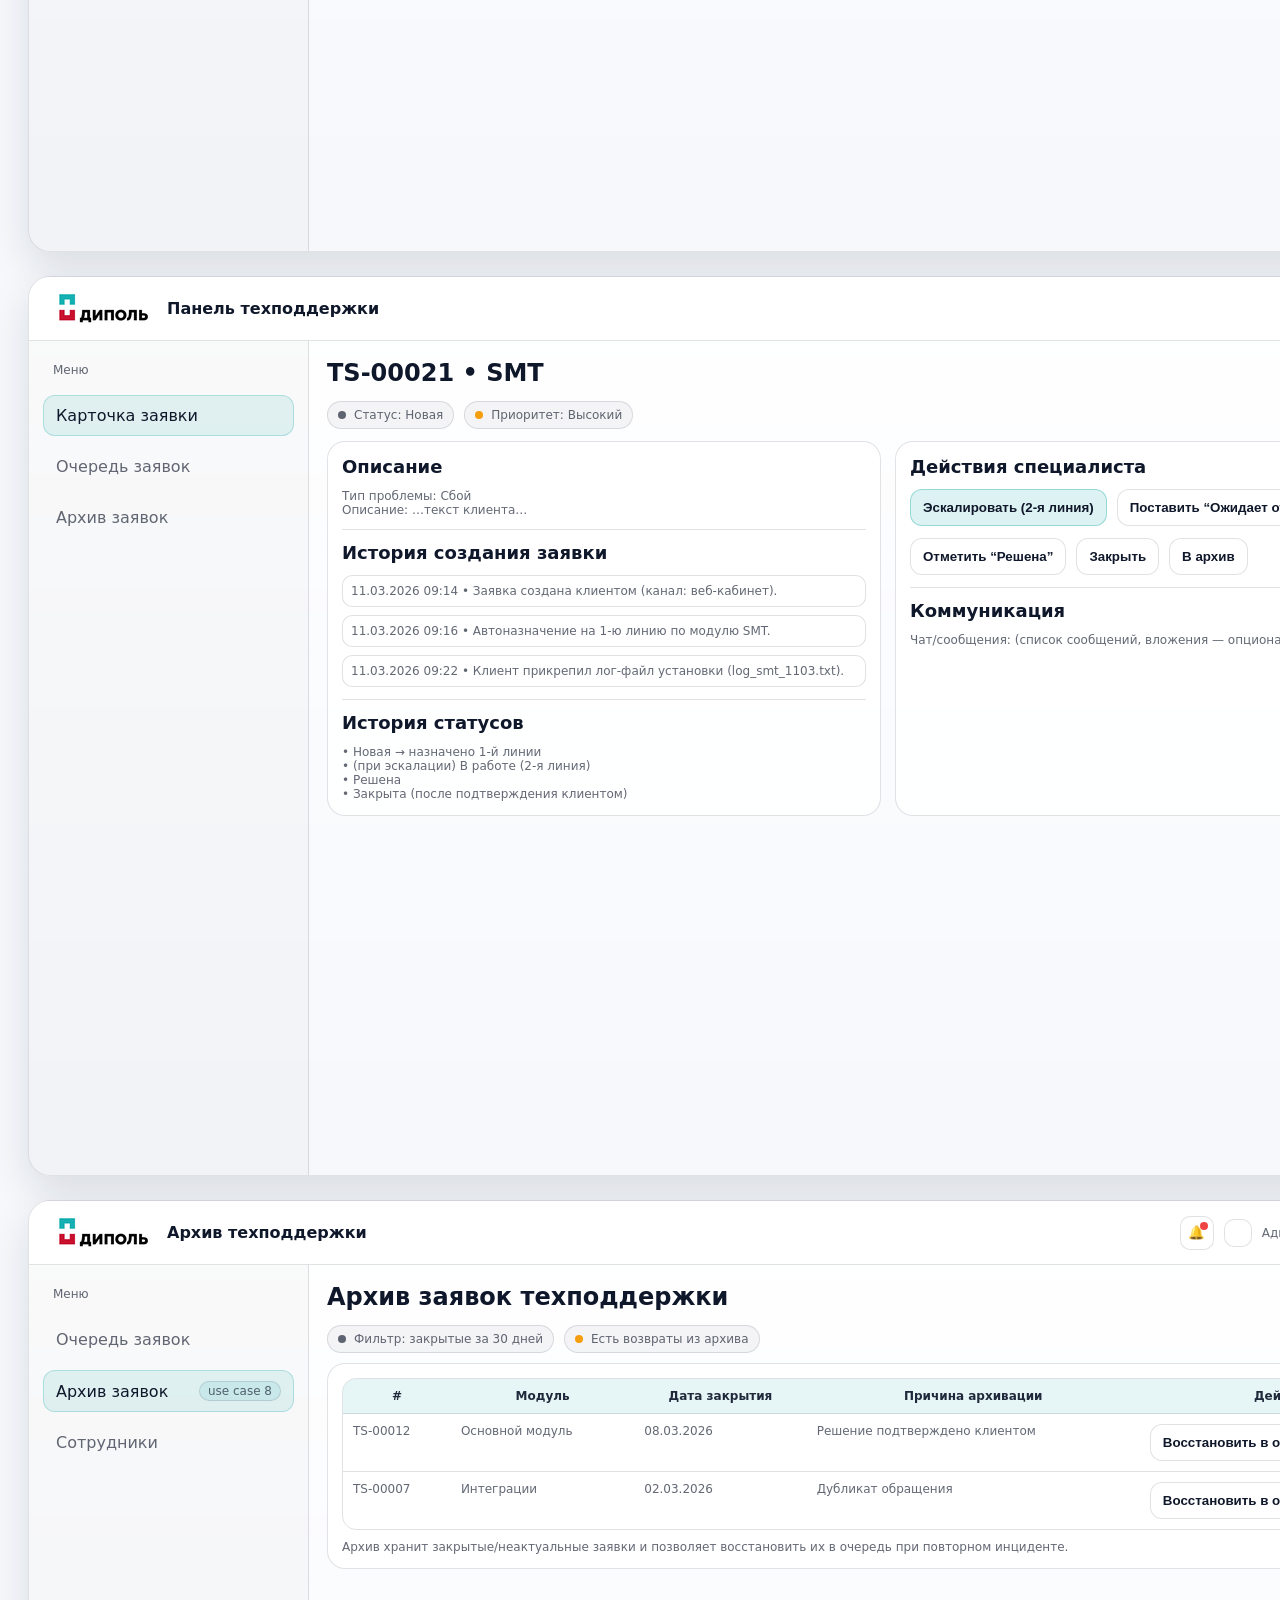
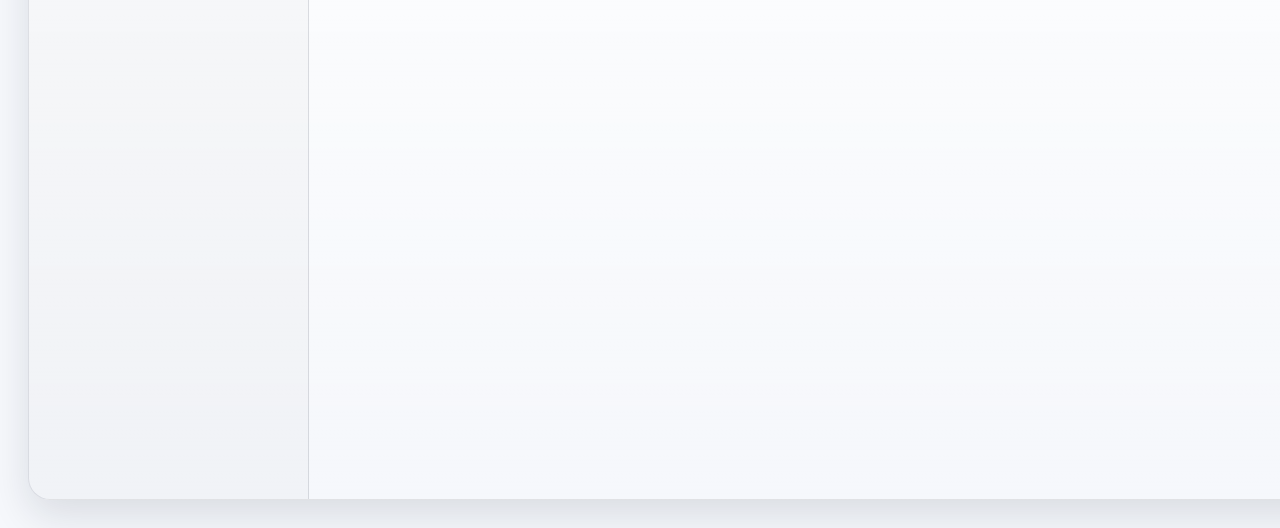
<file: figma-html/support-admin.inline.html>
<!doctype html>
<html lang="ru">
<head>
  <meta charset="utf-8"/>
  <meta name="viewport" content="width=device-width,initial-scale=1"/>
  <title>3) Техподдержка+Админ (inline)</title>
  <style>
:root{
  --bg:#F6F8FC;
  --panel:#FFFFFF;
  --panel2:#F2F6FF;
  --stroke:rgba(15,23,42,0.12);
  --text:#0F172A;
  --muted:rgba(15,23,42,0.65);
  --brand:#0EA5A4;
  --danger:#EF4444;
  --warn:#F59E0B;
  --ok:#10B981;
  --chipBg:rgba(15,23,42,0.04);
  --r-sm:10px; --r-md:14px; --r-lg:18px;
  --shadow:0 16px 40px rgba(15,23,42,0.12);
}
*{box-sizing:border-box}
body{
  margin:0; background:var(--bg); color:var(--text);
  font-family:system-ui,-apple-system,Segoe UI,Roboto,Ubuntu,Cantarell,Noto Sans,Arial;
}
.page{ padding:28px; display:grid; gap:24px; }
.artboard{
  width:1440px; height:900px;
  border:1px solid var(--stroke);
  border-radius:22px;
  background:linear-gradient(180deg, rgba(255,255,255,.96), rgba(255,255,255,0));
  box-shadow:var(--shadow);
  overflow:hidden;
}
.shell{
  display:grid;
  grid-template-columns:280px 1fr;
  grid-template-rows:64px 1fr;
  height:100%;
}
.topbar{
  grid-column:1/3;
  display:flex; align-items:center; justify-content:space-between;
  padding:0 18px;
  background:rgba(255,255,255,.86);
  border-bottom:1px solid var(--stroke);
}
.brand{ display:flex; align-items:center; gap:10px; font-weight:750; }
.logo{
  width:110px; height:34px;
  border-radius:0;
  border:none;
  background: url('[data-uri]') center/contain no-repeat;
}
.user{ display:flex; align-items:center; gap:10px; color:var(--muted); font-size:12px; }
.avatar{ width:28px; height:28px; border-radius:10px; background:rgba(255,255,255,.95); border:1px solid var(--stroke); }
.sidenav{
  background:rgba(15,23,42,.02);
  border-right:1px solid var(--stroke);
  padding:14px;
  display:flex; flex-direction:column; gap:10px;
}
.navtitle{ color:var(--muted); font-size:12px; margin:8px 10px; }
.navitem{
  padding:10px 12px;
  border-radius:12px;
  border:1px solid transparent;
  color:var(--muted);
  display:flex; align-items:center; justify-content:space-between;
}
.navitem.active{
  color:var(--text);
  background:rgba(14,165,164,.10);
  border-color:rgba(14,165,164,.25);
}
.badge{
  font-size:12px; padding:2px 8px; border-radius:999px;
  background:rgba(14,165,164,.10);
  border:1px solid var(--stroke);
  color:var(--muted);
}
.content{ padding:18px; overflow:auto; }
.h1{ font-size:24px; font-weight:800; margin:0 0 14px 0; }
.h2{ font-size:18px; font-weight:750; margin:0 0 12px 0; }
.grid2{ display:grid; grid-template-columns:1fr 1fr; gap:14px; }
.card{
  background:rgba(255,255,255,.82);
  border:1px solid var(--stroke);
  border-radius:18px;
  padding:14px;
}
.row{ display:flex; gap:10px; align-items:center; flex-wrap:wrap; }
.field{ display:flex; flex-direction:column; gap:6px; }
.label{ font-size:12px; color:var(--muted); }
.input, .select, .textarea{
  background:rgba(255,255,255,.95);
  border:1px solid var(--stroke);
  border-radius:12px;
  padding:10px 12px;
  color:var(--text);
  outline:none;
}
.btnrow{ display:flex; gap:10px; margin-top:12px; flex-wrap:wrap; }
.btn{
  padding:10px 12px; border-radius:12px;
  border:1px solid var(--stroke);
  background:rgba(255,255,255,.95);
  color:var(--text);
  font-weight:650;
}
.btn.primary{
  border-color:rgba(14,165,164,.35);
  background:rgba(14,165,164,.14);
}
.chip{
  display:inline-flex; align-items:center; gap:8px;
  padding:6px 10px; border-radius:999px;
  background:var(--chipBg);
  border:1px solid var(--stroke);
  color:var(--muted);
  font-size:12px;
}
.dot{ width:8px; height:8px; border-radius:999px; background:var(--muted); }
.dot.ok{ background:var(--ok); }
.dot.warn{ background:var(--warn); }
.table{
  width:100%;
  border-collapse:separate;
  border-spacing:0;
  overflow:hidden;
  border-radius:14px;
  border:1px solid var(--stroke);
}
.table th, .table td{
  padding:10px 10px;
  border-bottom:1px solid var(--stroke);
  font-size:12px;
  color:var(--muted);
  vertical-align:top;
}
.table th{
  color:rgba(15,23,42,.92);
  background:rgba(14,165,164,.10);
  font-weight:750;
}
.table tr:last-child td{ border-bottom:none; }
.small{ font-size:12px; color:var(--muted); }
.hr{ height:1px; background:var(--stroke); margin:12px 0; }
  
.top-actions{ display:flex; align-items:center; gap:10px; }
.iconbtn{ width:34px; height:34px; border-radius:10px; border:1px solid var(--stroke); background:#fff; cursor:pointer; position:relative; }
.iconbtn .notif-dot{ position:absolute; top:5px; right:5px; width:8px; height:8px; border-radius:999px; background:var(--danger); }
.notif-menu{ position:absolute; right:18px; top:56px; width:340px; max-height:280px; overflow:auto; background:#fff; border:1px solid var(--stroke); border-radius:12px; box-shadow:var(--shadow); padding:10px; display:none; z-index:30; }
.notif-menu.open{ display:block; }
.notif-item{ padding:8px; border:1px solid var(--stroke); border-radius:10px; margin-bottom:8px; font-size:12px; color:var(--muted); }
.notif-item:last-child{ margin-bottom:0; }
.clickable{ cursor:pointer; }
.audit-box{ margin-top:12px; border:1px dashed var(--stroke); border-radius:12px; padding:10px; background:rgba(14,165,164,.06); }
.timeline{ display:grid; gap:8px; margin-top:8px; }
.timeline .entry{ border:1px solid var(--stroke); border-radius:10px; padding:8px; font-size:12px; color:var(--muted); background:#fff; }
.archive-flag{ color:rgba(15,23,42,.92); font-size:12px; margin-top:8px; }
.modal-overlay{ position:fixed; inset:0; background:rgba(15,23,42,.35); display:none; align-items:center; justify-content:center; z-index:60; }
.modal-overlay.open{ display:flex; }
.modal{ width:460px; max-width:92vw; background:#fff; border:1px solid var(--stroke); border-radius:14px; padding:14px; }
.modal h3{ margin:0 0 8px 0; font-size:18px; }
.toast-wrap{ position:fixed; right:18px; bottom:18px; z-index:70; display:grid; gap:8px; }
.toast{ background:#0f172a; color:#fff; border-radius:10px; padding:10px 12px; font-size:12px; opacity:.96; }

  </style>
</head>
<body>
  <div class="page">

    <section class="artboard" data-figma-frame="09 Управление сотрудниками">
      <div class="shell">
        <div class="topbar">
          <div class="brand"><div class="logo"></div> Административная панель</div>
          <div class="top-actions"><button class="iconbtn" data-action="toggle-notif" title="Уведомления">🔔<span class="notif-dot"></span></button><div class="user"><div class="avatar"></div> Администратор системы</div></div>
        </div>

        <aside class="sidenav">
          <div class="navtitle">Меню</div>
          <div class="navitem active clickable" data-go-frame="09 Управление сотрудниками">Сотрудники <span class="badge">use case 4</span></div>
          <div class="navitem clickable" data-go-frame="10 Очередь техподдержки и статусы">Техподдержка</div>
        </aside>

        <main class="content">
          <h1 class="h1">Создание учётных записей сотрудников</h1>

          <div class="grid2">
            <div class="card">
              <h2 class="h2">Список сотрудников</h2>
              <table class="table">
                <thead>
                  <tr><th>ФИО</th><th>Email</th><th>Роль</th><th>Статус</th></tr>
                </thead>
                <tbody>
                  <tr><td>Иванов И.И.</td><td>mgr@company.ru</td><td>менеджер</td><td><span class="chip"><span class="dot ok"></span> Активна</span></td></tr>
                  <tr><td>Петров П.П.</td><td>l1@company.ru</td><td>техподдержка 1-й линии</td><td><span class="chip"><span class="dot ok"></span> Активна</span></td></tr>
                  <tr><td>Сидоров С.С.</td><td>l2@company.ru</td><td>техподдержка 2-й линии</td><td><span class="chip"><span class="dot ok"></span> Активна</span></td></tr>
                </tbody>
              </table>
            </div>

            <div class="card">
              <h2 class="h2">Новая учётная запись</h2>

              <div class="field">
                <div class="label">ФИО</div>
                <div class="input">Фамилия Имя Отчество</div>
              </div>

              <div class="field" style="margin-top:10px">
                <div class="label">Email</div>
                <div class="input">user@company.ru</div>
              </div>

              <div class="field" style="margin-top:10px">
                <div class="label">Роль</div>
                <div class="select">менеджер / разработчик / техподдержка 1-й линии / техподдержка 2-й линии</div>
              </div>

              <div class="btnrow">
                <button class="btn primary">Создать учётную запись</button>
                <button class="btn">Сгенерировать временный пароль</button>
              </div>

              <div class="small" style="margin-top:10px">
                Расширение 2а: дублирующийся email → блокировать создание.
                <br/>Расширение 3а: письмо не отправилось → сохранить, но показать предупреждение о ручной передаче данных.
                <br/>При первом входе: требовать сменить временный пароль.
              </div>
            </div>
          </div>

          <div class="card" style="margin-top:14px">
            <h2 class="h2">Взаимодействие администратора со всеми ролями</h2>
            <table class="table">
              <thead><tr><th>Роль</th><th>Операции администратора</th><th>Последнее действие</th></tr></thead>
              <tbody>
                <tr><td>Менеджер</td><td><button class="btn" data-open-modal="roleChangeModal">Сменить роль</button> <button class="btn" data-open-modal="roleBlockModal">Блокировать</button></td><td>Назначен на регион «Север»</td></tr>
                <tr><td>Техподдержка 1-й линии</td><td><button class="btn" data-open-modal="roleEscalationRulesModal">Обновить правила эскалации</button></td><td>Изменён SLA: 4ч</td></tr>
                <tr><td>Техподдержка 2-й линии</td><td><button class="btn" data-open-modal="roleAccessModal">Настроить доступы</button></td><td>Выдан доступ к журналам</td></tr>
                <tr><td>Разработчик</td><td><button class="btn" data-open-modal="roleNotifyModal">Отправить уведомление</button></td><td>Запрошен фикс по TS-00021</td></tr>
              </tbody>
            </table>
            <div class="audit-box">
              <div class="small">Журнал действий администратора (аудит):</div>
              <div class="timeline">
                <div class="entry">14:12 • Администратор сменил роль user@company.ru: «техподдержка 1-й линии» → «менеджер».</div>
                <div class="entry">13:45 • Администратор заблокировал доступ сотруднику l1@company.ru до выяснения инцидента.</div>
                <div class="entry">12:05 • Обновлены правила эскалации заявок с высоким приоритетом.</div>
              </div>
            </div>
          </div>
        </main>
      </div>
    </section>

    <section class="artboard" data-figma-frame="10 Очередь техподдержки и статусы">
      <div class="shell">
        <div class="topbar">
          <div class="brand"><div class="logo"></div> Панель техподдержки</div>
          <div class="top-actions"><button class="iconbtn" data-action="toggle-notif" title="Уведомления">🔔<span class="notif-dot"></span></button><div class="user"><div class="avatar"></div> Специалист 1-й линии / 2-й линии</div></div>
        </div>

        <aside class="sidenav">
          <div class="navtitle">Меню</div>
          <div class="navitem clickable" data-go-frame="09 Управление сотрудниками">Сотрудники</div>
          <div class="navitem active clickable" data-go-frame="10 Очередь техподдержки и статусы">Очередь заявок <span class="badge">use case 3</span></div>
          <div class="navitem clickable" data-go-frame="12 Архив заявок техподдержки">Архив заявок</div>
        </aside>

        <main class="content">
          <h1 class="h1">Очередь обращений</h1>

          <div class="card">
            <div class="row" style="margin-bottom:10px">
              <span class="chip"><span class="dot"></span> Фильтр статуса</span>
              <span class="chip"><span class="dot"></span> Приоритет</span>
            </div>

            <table class="table">
              <thead>
                <tr><th>#</th><th>Модуль</th><th>Статус</th><th>Приоритет</th><th>Действия</th></tr>
              </thead>
              <tbody>
                <tr>
                  <td>TS-00021</td>
                  <td>SMT</td>
                  <td><span class="chip"><span class="dot"></span> Новая</span></td>
                  <td><span class="chip"><span class="dot warn"></span> Высокий</span></td>
                  <td>
                    <button class="btn primary" data-open-modal="takeInWorkModal">Взять в работу</button>
                    <button class="btn" data-open-modal="escalateModal">Эскалировать (2-я линия)</button>
                  </td>
                </tr>
                <tr>
                  <td>TS-00018</td>
                  <td>Интеграции</td>
                  <td><span class="chip"><span class="dot warn"></span> Ожидает ответа клиента</span></td>
                  <td><span class="chip"><span class="dot"></span> Средний</span></td>
                  <td>
                    <button class="btn" data-open-modal="requestDataModal">Запросить данные</button>
                    <button class="btn" data-open-modal="changeStatusModal">Сменить статус</button>
                  </td>
                </tr>
                <tr>
                  <td>TS-00012</td>
                  <td>Основной модуль</td>
                  <td><span class="chip"><span class="dot ok"></span> Решена</span></td>
                  <td><span class="chip"><span class="dot"></span> Низкий</span></td>
                  <td>
                    <button class="btn" data-open-modal="closeTicketModal">Закрыть после подтверждения</button> <button class="btn" data-action="archive-ticket" data-ticket="TS-00012">В архив</button>
                  </td>
                </tr>
              </tbody>
            </table>

            <div class="archive-flag" id="archiveHint">Архив: пока без новых записей в этой сессии.</div>

            <div class="small" style="margin-top:10px">
              Переходы статусов: “Новая” → (решили) → “Решена” → (клиент подтвердил) → “Закрыта”.
              <br/>При эскалации: “В работе (2-я линия)”.
              <br/>Если клиент не подтвердил решение: вернуть в “В работе”.
            </div>
          </div>
        </main>
      </div>
    </section>

    <section class="artboard" data-figma-frame="11 Карточка заявки (история)">
      <div class="shell">
        <div class="topbar">
          <div class="brand"><div class="logo"></div> Панель техподдержки</div>
          <div class="top-actions"><button class="iconbtn" data-action="toggle-notif" title="Уведомления">🔔<span class="notif-dot"></span></button><div class="user"><div class="avatar"></div> Специалист</div></div>
        </div>

        <aside class="sidenav">
          <div class="navtitle">Меню</div>
          <div class="navitem active clickable" data-go-frame="11 Карточка заявки (история)">Карточка заявки</div>
          <div class="navitem clickable" data-go-frame="10 Очередь техподдержки и статусы">Очередь заявок</div>
          <div class="navitem clickable" data-go-frame="12 Архив заявок техподдержки">Архив заявок</div>
        </aside>

        <main class="content">
          <h1 class="h1">TS-00021 • SMT</h1>

          <div class="row" style="margin-bottom:12px">
            <span class="chip"><span class="dot"></span> Статус: Новая</span>
            <span class="chip"><span class="dot warn"></span> Приоритет: Высокий</span>
          </div>

          <div class="grid2">
            <div class="card">
              <h2 class="h2">Описание</h2>
              <div class="small">
                Тип проблемы: Сбой
                <br/>Описание: …текст клиента…
              </div>

              <div class="hr"></div>

              <h2 class="h2">История создания заявки</h2>
              <div class="timeline">
                <div class="entry">11.03.2026 09:14 • Заявка создана клиентом (канал: веб-кабинет).</div>
                <div class="entry">11.03.2026 09:16 • Автоназначение на 1-ю линию по модулю SMT.</div>
                <div class="entry">11.03.2026 09:22 • Клиент прикрепил лог-файл установки (log_smt_1103.txt).</div>
              </div>

              <div class="hr"></div>

              <h2 class="h2">История статусов</h2>
              <div class="small">
                • Новая → назначено 1-й линии
                <br/>• (при эскалации) В работе (2-я линия)
                <br/>• Решена
                <br/>• Закрыта (после подтверждения клиентом)
              </div>
            </div>

            <div class="card">
              <h2 class="h2">Действия специалиста</h2>
              <div class="btnrow">
                <button class="btn primary">Эскалировать (2-я линия)</button>
                <button class="btn">Поставить “Ожидает ответа клиента”</button>
              </div>
              <div class="btnrow">
                <button class="btn">Отметить “Решена”</button>
                <button class="btn" data-open-modal="closeTicketModal">Закрыть</button> <button class="btn" data-action="archive-ticket" data-ticket="TS-00021">В архив</button>
              </div>

              <div class="hr"></div>

              <h2 class="h2">Коммуникация</h2>
              <div class="small">Чат/сообщения: (список сообщений, вложения — опционально)</div>
            </div>
          </div>
        </main>
      </div>
    </section>


    <section class="artboard" data-figma-frame="12 Архив заявок техподдержки">
      <div class="shell">
        <div class="topbar">
          <div class="brand"><div class="logo"></div> Архив техподдержки</div>
          <div class="top-actions"><button class="iconbtn" data-action="toggle-notif" title="Уведомления">🔔<span class="notif-dot"></span></button><div class="user"><div class="avatar"></div> Администратор / Специалист</div></div>
        </div>

        <aside class="sidenav">
          <div class="navtitle">Меню</div>
          <div class="navitem clickable" data-go-frame="10 Очередь техподдержки и статусы">Очередь заявок</div>
          <div class="navitem active clickable" data-go-frame="12 Архив заявок техподдержки">Архив заявок <span class="badge">use case 8</span></div>
          <div class="navitem clickable" data-go-frame="09 Управление сотрудниками">Сотрудники</div>
        </aside>

        <main class="content">
          <h1 class="h1">Архив заявок техподдержки</h1>
          <div class="row" style="margin-bottom:10px">
            <span class="chip"><span class="dot"></span> Фильтр: закрытые за 30 дней</span>
            <span class="chip"><span class="dot warn"></span> Есть возвраты из архива</span>
          </div>
          <div class="card">
            <table class="table">
              <thead><tr><th>#</th><th>Модуль</th><th>Дата закрытия</th><th>Причина архивации</th><th>Действия</th></tr></thead>
              <tbody>
                <tr><td>TS-00012</td><td>Основной модуль</td><td>08.03.2026</td><td>Решение подтверждено клиентом</td><td><button class="btn" data-open-modal="restoreFromArchiveModal">Восстановить в очередь</button></td></tr>
                <tr><td>TS-00007</td><td>Интеграции</td><td>02.03.2026</td><td>Дубликат обращения</td><td><button class="btn" data-open-modal="restoreFromArchiveModal">Восстановить в очередь</button></td></tr>
              </tbody>
            </table>
            <div class="small" style="margin-top:10px">Архив хранит закрытые/неактуальные заявки и позволяет восстановить их в очередь при повторном инциденте.</div>
          </div>
        </main>
      </div>
    </section>

  </div>

  <div class="notif-menu" id="notifMenu">
    <div class="notif-item">Эскалация TS-00021 на 2-ю линию подтверждена.</div>
    <div class="notif-item">Администратор сменил роль сотруднику user@company.ru.</div>
    <div class="notif-item">TS-00012 перенесена в архив.</div>
  </div>

  <div class="modal-overlay" id="roleChangeModal"><div class="modal"><h3>Сменить роль сотрудника</h3><p class="small">Обновить роль и сохранить действие в журнале аудита?</p><div class="btnrow"><button class="btn primary" data-action="toast" data-toast="Роль сотрудника обновлена" data-close-modal="roleChangeModal">Сохранить</button><button class="btn" data-close-modal="roleChangeModal">Отмена</button></div></div></div>
  <div class="modal-overlay" id="roleBlockModal"><div class="modal"><h3>Блокировка сотрудника</h3><p class="small">Временно ограничить доступ выбранного сотрудника?</p><div class="btnrow"><button class="btn primary" data-action="toast" data-toast="Доступ сотрудника ограничен" data-close-modal="roleBlockModal">Подтвердить</button><button class="btn" data-close-modal="roleBlockModal">Отмена</button></div></div></div>
  <div class="modal-overlay" id="roleEscalationRulesModal"><div class="modal"><h3>Обновить правила эскалации</h3><p class="small">Новые SLA применяются к будущим заявкам.</p><div class="btnrow"><button class="btn primary" data-action="toast" data-toast="Правила эскалации обновлены" data-close-modal="roleEscalationRulesModal">Обновить</button><button class="btn" data-close-modal="roleEscalationRulesModal">Отмена</button></div></div></div>
  <div class="modal-overlay" id="roleAccessModal"><div class="modal"><h3>Настройка доступов</h3><p class="small">Применить новый профиль доступа к журналам/логам?</p><div class="btnrow"><button class="btn primary" data-action="toast" data-toast="Профиль доступа обновлён" data-close-modal="roleAccessModal">Применить</button><button class="btn" data-close-modal="roleAccessModal">Отмена</button></div></div></div>
  <div class="modal-overlay" id="roleNotifyModal"><div class="modal"><h3>Уведомление разработчика</h3><p class="small">Отправить задачу на исправление по текущей заявке?</p><div class="btnrow"><button class="btn primary" data-action="toast" data-toast="Разработчик уведомлен" data-close-modal="roleNotifyModal">Отправить</button><button class="btn" data-close-modal="roleNotifyModal">Отмена</button></div></div></div>

  <div class="modal-overlay" id="takeInWorkModal"><div class="modal"><h3>Взять заявку в работу</h3><p class="small">Назначить текущую заявку на себя?</p><div class="btnrow"><button class="btn primary" data-action="toast" data-toast="Заявка взята в работу" data-close-modal="takeInWorkModal">Назначить</button><button class="btn" data-close-modal="takeInWorkModal">Отмена</button></div></div></div>
  <div class="modal-overlay" id="escalateModal"><div class="modal"><h3>Эскалировать на 2-ю линию</h3><p class="small">Передать заявку специалисту 2-й линии.</p><div class="btnrow"><button class="btn primary" data-action="toast" data-toast="Заявка эскалирована" data-close-modal="escalateModal">Эскалировать</button><button class="btn" data-close-modal="escalateModal">Отмена</button></div></div></div>
  <div class="modal-overlay" id="requestDataModal"><div class="modal"><h3>Запросить доп. данные</h3><p class="small">Клиент получит запрос на логи/шаги воспроизведения.</p><div class="btnrow"><button class="btn primary" data-action="toast" data-toast="Запрос отправлен клиенту" data-close-modal="requestDataModal">Отправить</button><button class="btn" data-close-modal="requestDataModal">Отмена</button></div></div></div>
  <div class="modal-overlay" id="changeStatusModal"><div class="modal"><h3>Сменить статус заявки</h3><p class="small">Обновить статус в карточке и истории.</p><div class="btnrow"><button class="btn primary" data-action="toast" data-toast="Статус заявки обновлен" data-close-modal="changeStatusModal">Обновить</button><button class="btn" data-close-modal="changeStatusModal">Отмена</button></div></div></div>
  <div class="modal-overlay" id="closeTicketModal"><div class="modal"><h3>Закрыть заявку</h3><p class="small">Закрыть заявку после подтверждения решения?</p><div class="btnrow"><button class="btn primary" data-action="toast" data-toast="Заявка закрыта" data-close-modal="closeTicketModal">Закрыть</button><button class="btn" data-close-modal="closeTicketModal">Отмена</button></div></div></div>
  <div class="modal-overlay" id="restoreFromArchiveModal"><div class="modal"><h3>Восстановить заявку из архива</h3><p class="small">Вернуть заявку в очередь для повторной обработки.</p><div class="btnrow"><button class="btn primary" data-action="toast" data-toast="Заявка восстановлена в очередь" data-close-modal="restoreFromArchiveModal">Восстановить</button><button class="btn" data-close-modal="restoreFromArchiveModal">Отмена</button></div></div></div>

  <div class="toast-wrap" id="toastWrap"></div>

  <script>
  (() => {
    const byId = (id) => document.getElementById(id);
    const notifMenu = byId('notifMenu');
    const toastWrap = byId('toastWrap');
    const archiveHint = byId('archiveHint');

    function showToast(text){
      const el = document.createElement('div');
      el.className = 'toast';
      el.textContent = text;
      toastWrap.appendChild(el);
      setTimeout(() => el.remove(), 2600);
    }

    function goToFrame(name){
      const target = document.querySelector(`[data-figma-frame="${name}"]`);
      if(target) target.scrollIntoView({behavior:'smooth', block:'start'});
    }

    document.addEventListener('click', (e) => {
      const t = e.target.closest('[data-action],[data-open-modal],[data-close-modal],[data-go-frame]');
      if(!t) return;

      if(t.dataset.action === 'toggle-notif'){
        notifMenu.classList.toggle('open');
        return;
      }
      if(t.dataset.openModal){ byId(t.dataset.openModal)?.classList.add('open'); }
      if(t.dataset.closeModal){ byId(t.dataset.closeModal)?.classList.remove('open'); }
      if(t.dataset.goFrame){ goToFrame(t.dataset.goFrame); }

      if(t.dataset.action === 'toast' && t.dataset.toast){ showToast(t.dataset.toast); }
      if(t.dataset.action === 'archive-ticket'){
        const ticket = t.dataset.ticket || 'Заявка';
        showToast(`${ticket} перенесена в архив`);
        if(archiveHint) archiveHint.textContent = `Архив обновлен: добавлена ${ticket}.`;
      }
    });

    document.addEventListener('click', (e) => {
      if(!e.target.closest('.top-actions') && !e.target.closest('#notifMenu')) notifMenu.classList.remove('open');
      if(e.target.classList.contains('modal-overlay')) e.target.classList.remove('open');
    });
  })();
  </script>

</body>
</html>
</file>
<file: figma-html/ui.css>
:root{
  --bg:#0B1220;
  --panel:#0F1B33;
  --panel2:#121F3D;
  --stroke:rgba(255,255,255,.10);
  --text:#EAF0FF;
  --muted:rgba(234,240,255,.70);
  --brand:#5B8CFF;
  --danger:#FF5B6E;
  --warn:#FFB020;
  --ok:#2EE59D;
  --chipBg:rgba(255,255,255,.08);
  --r-sm:10px; --r-md:14px; --r-lg:18px;
  --shadow:0 16px 40px rgba(0,0,0,.45);
}

*{box-sizing:border-box}
body{
  margin:0; background:var(--bg); color:var(--text);
  font-family:system-ui,-apple-system,Segoe UI,Roboto,Ubuntu,Cantarell,Noto Sans,Arial;
}
.page{
  padding:28px;
  display:grid;
  gap:24px;
}
.artboard{
  width:1440px; height:900px;
  border:1px solid var(--stroke);
  border-radius:22px;
  background:linear-gradient(180deg, rgba(255,255,255,.04), rgba(255,255,255,0));
  box-shadow:var(--shadow);
  overflow:hidden;
}
.shell{
  display:grid;
  grid-template-columns:280px 1fr;
  grid-template-rows:64px 1fr;
  height:100%;
}
.topbar{
  grid-column:1/3;
  display:flex; align-items:center; justify-content:space-between;
  padding:0 18px;
  background:rgba(255,255,255,.03);
  border-bottom:1px solid var(--stroke);
}
.brand{
  display:flex; align-items:center; gap:10px;
  font-weight:750;
}
.logo{
  width:34px; height:34px; border-radius:12px;
  background:radial-gradient(circle at 30% 30%, rgba(91,140,255,.9), rgba(91,140,255,.25));
  border:1px solid rgba(91,140,255,.35);
}
.user{
  display:flex; align-items:center; gap:10px;
  color:var(--muted);
  font-size:12px;
}
.avatar{
  width:28px; height:28px; border-radius:10px;
  background:rgba(255,255,255,.08);
  border:1px solid var(--stroke);
}
.sidenav{
  background:rgba(255,255,255,.02);
  border-right:1px solid var(--stroke);
  padding:14px;
  display:flex; flex-direction:column; gap:10px;
}
.navtitle{ color:var(--muted); font-size:12px; margin:8px 10px; }
.navitem{
  padding:10px 12px;
  border-radius:12px;
  border:1px solid transparent;
  color:var(--muted);
  display:flex; align-items:center; justify-content:space-between;
}
.navitem.active{
  color:var(--text);
  background:rgba(91,140,255,.10);
  border-color:rgba(91,140,255,.25);
}
.badge{
  font-size:12px; padding:2px 8px; border-radius:999px;
  background:rgba(255,255,255,.06);
  border:1px solid var(--stroke);
  color:var(--muted);
}
.content{
  padding:18px;
  overflow:auto;
}
.h1{ font-size:24px; font-weight:800; margin:0 0 14px 0; }
.h2{ font-size:18px; font-weight:750; margin:0 0 12px 0; }
.grid2{ display:grid; grid-template-columns:1fr 1fr; gap:14px; }
.card{
  background:rgba(255,255,255,.03);
  border:1px solid var(--stroke);
  border-radius:var(--r-lg);
  padding:14px;
}
.row{ display:flex; gap:10px; align-items:center; flex-wrap:wrap; }
.field{ display:flex; flex-direction:column; gap:6px; }
.label{ font-size:12px; color:var(--muted); }
.input, .select, .textarea{
  background:rgba(255,255,255,.04);
  border:1px solid var(--stroke);
  border-radius:12px;
  padding:10px 12px;
  color:var(--text);
  outline:none;
}
.textarea{ min-height:110px; resize:none; }
.btnrow{ display:flex; gap:10px; margin-top:12px; flex-wrap:wrap; }
.btn{
  padding:10px 12px; border-radius:12px;
  border:1px solid var(--stroke);
  background:rgba(255,255,255,.04);
  color:var(--text);
  font-weight:650;
}
.btn.primary{
  border-color:rgba(91,140,255,.35);
  background:rgba(91,140,255,.18);
}
.chip{
  display:inline-flex; align-items:center; gap:8px;
  padding:6px 10px; border-radius:999px;
  background:var(--chipBg);
  border:1px solid var(--stroke);
  color:var(--muted);
  font-size:12px;
}
.dot{ width:8px; height:8px; border-radius:999px; background:var(--muted); }
.dot.ok{ background:var(--ok); }
.dot.warn{ background:var(--warn); }
.dot.bad{ background:var(--danger); }
.alert{
  border-radius:14px;
  padding:10px 12px;
  border:1px solid rgba(255,91,110,.30);
  background:rgba(255,91,110,.10);
  color:rgba(255,255,255,.92);
  font-size:12px;
}
.table{
  width:100%;
  border-collapse:separate;
  border-spacing:0;
  overflow:hidden;
  border-radius:14px;
  border:1px solid var(--stroke);
}
.table th, .table td{
  padding:10px 10px;
  border-bottom:1px solid var(--stroke);
  font-size:12px;
  color:var(--muted);
  vertical-align:top;
}
.table th{
  color:rgba(234,240,255,.92);
  background:rgba(255,255,255,.03);
  font-weight:750;
}
.table tr:last-child td{ border-bottom:none; }
.kv{
  display:grid;
  grid-template-columns:220px 1fr;
  gap:8px 12px;
}
.k{ color:var(--muted); font-size:12px; }
.v{ color:rgba(234,240,255,.92); font-size:12px; }
.small{ font-size:12px; color:var(--muted); }
.hr{ height:1px; background:var(--stroke); margin:12px 0; }
</file>
